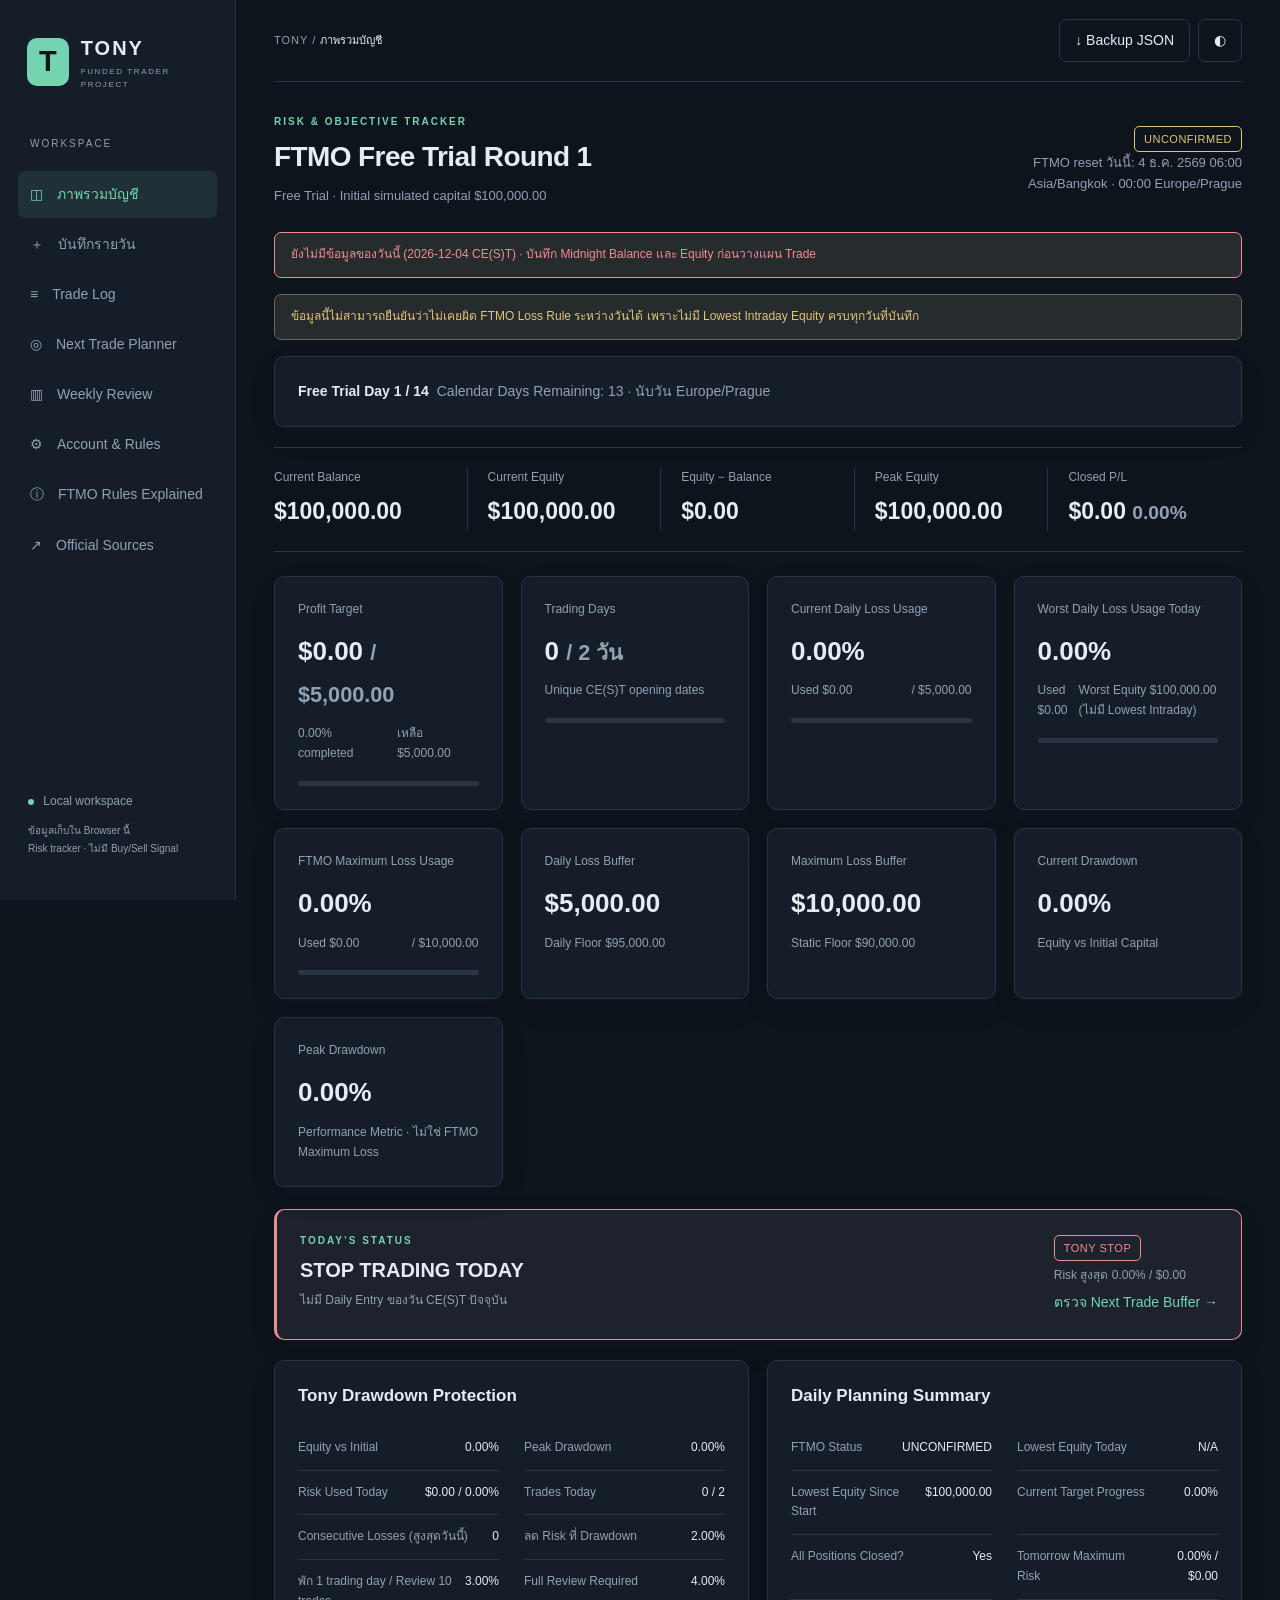
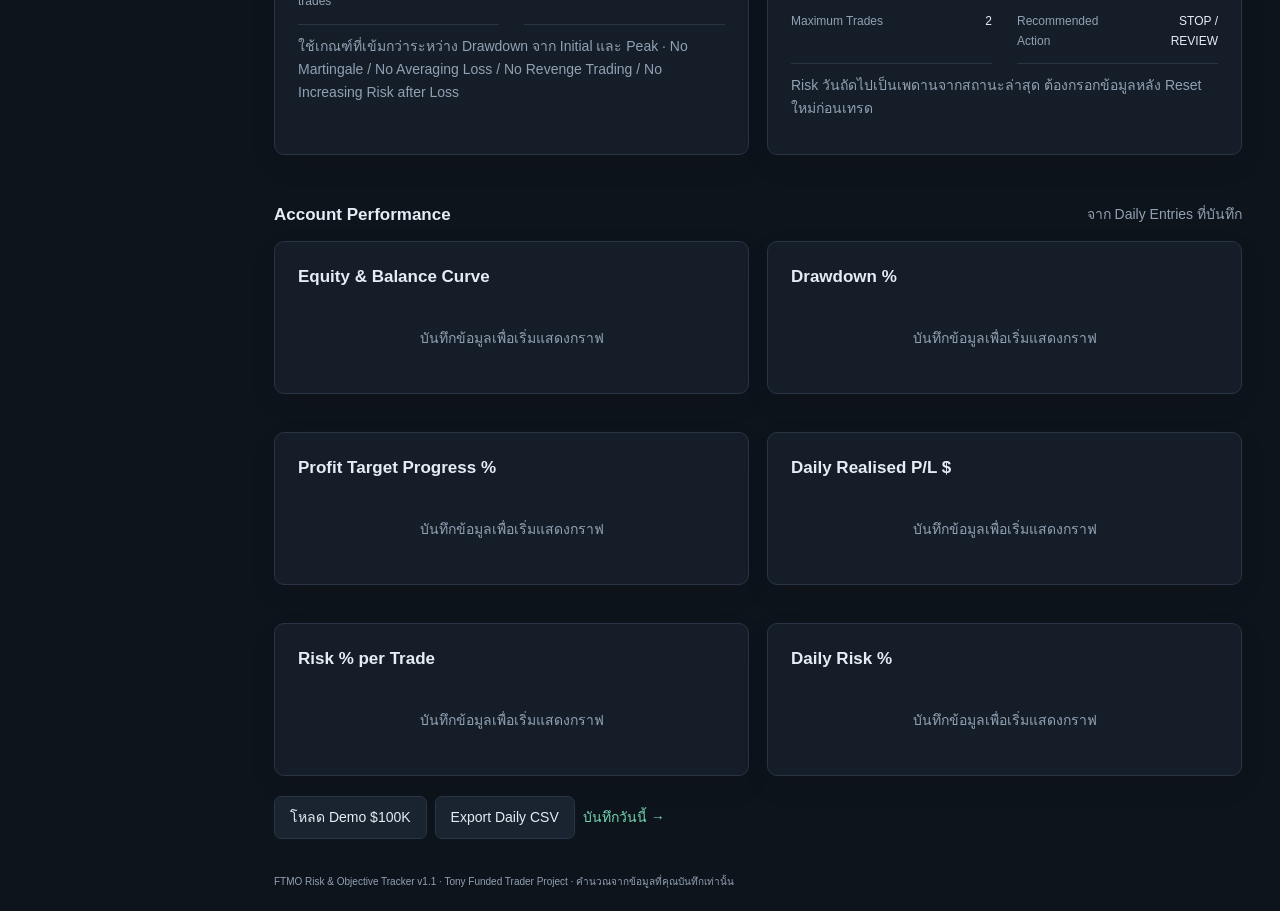
<file: FTMO-Tracker.html>
<!doctype html>
<html lang="th">
  <head>
    <meta charset="UTF-8" />
    <meta name="viewport" content="width=device-width,initial-scale=1" />
    <meta name="color-scheme" content="dark light" />
    <title>FTMO Risk & Objective Tracker v1.1 — Tony</title>
    <style>
:root {
  --bg: #0e141b;
  --panel: #151e28;
  --panel2: #192430;
  --line: #293544;
  --text: #e5ecf4;
  --muted: #91a1b4;
  --accent: #74d4b0;
  --green: #74d4b0;
  --yellow: #e4c578;
  --orange: #eca367;
  --red: #f28c93;
  --shadow: 0 10px 30px #0001;
  color-scheme: dark;
}
* {
  box-sizing: border-box;
}
body {
  margin: 0;
  background: var(--bg);
  color: var(--text);
  font:
    14px/1.65 "Segoe UI",
    Tahoma,
    sans-serif;
}
body.light {
  --bg: #f3f6f8;
  --panel: #fff;
  --panel2: #f6f8fa;
  --line: #dae3e9;
  --text: #1d2d3f;
  --muted: #617388;
  --accent: #18775a;
  --green: #18775a;
  --yellow: #89670c;
  --orange: #ac601d;
  --red: #b93348;
  color-scheme: light;
}
a {
  color: var(--accent);
  text-decoration: none;
}
button,
input,
select,
textarea {
  font: inherit;
}
button {
  cursor: pointer;
  border: 1px solid var(--line);
  border-radius: 7px;
  background: var(--panel2);
  color: var(--text);
  padding: 9px 15px;
}
button:hover {
  border-color: var(--accent);
}
button.primary {
  background: var(--accent);
  color: var(--bg);
  font-weight: 700;
  border-color: var(--accent);
}
button.danger {
  color: var(--red);
}
button.quiet {
  background: transparent;
}
button:disabled {
  opacity: 0.5;
  cursor: default;
}
button:focus-visible,
a:focus-visible,
input:focus-visible,
select:focus-visible,
textarea:focus-visible {
  outline: 2px solid var(--accent);
  outline-offset: 3px;
}
.shell {
  display: grid;
  grid-template-columns: 236px 1fr;
  min-height: 100vh;
}
aside {
  background: var(--panel);
  border-right: 1px solid var(--line);
  padding: 32px 18px;
  position: fixed;
  width: 236px;
  inset: 0 auto 0 0;
  display: flex;
  flex-direction: column;
}
.brand {
  display: flex;
  align-items: center;
  gap: 12px;
  color: var(--text);
  font-size: 20px;
  font-weight: 700;
  letter-spacing: 2px;
  padding: 0 9px;
}
.brand small {
  display: block;
  font-size: 8px;
  font-weight: 500;
  letter-spacing: 1.6px;
  color: var(--muted);
}
.brand-icon {
  background: var(--accent);
  color: var(--bg);
  border-radius: 10px;
  padding: 0 12px;
  font-size: 29px;
  letter-spacing: 0;
}
.nav-caption {
  font-size: 10px;
  letter-spacing: 2px;
  color: var(--muted);
  margin: 45px 12px 15px;
}
nav a {
  display: flex;
  gap: 14px;
  color: var(--muted);
  padding: 12px;
  border-radius: 7px;
  margin: 3px 0;
}
nav a.active {
  color: var(--accent);
  background: color-mix(in srgb, var(--accent) 10%, transparent);
}
.aside-bottom {
  margin-top: auto;
  padding: 20px 10px 0;
  color: var(--muted);
  font-size: 12px;
}
.aside-bottom small {
  display: block;
  margin: 10px 0;
  line-height: 1.8;
}
.local-dot {
  display: inline-block;
  width: 6px;
  height: 6px;
  background: var(--accent);
  border-radius: 50%;
  margin-right: 6px;
}
main {
  grid-column: 2;
  min-width: 0;
  padding: 0 38px;
}
header {
  height: 82px;
  border-bottom: 1px solid var(--line);
  display: flex;
  align-items: center;
  justify-content: space-between;
}
.breadcrumb {
  font-size: 11px;
  letter-spacing: 1px;
  color: var(--muted);
}
.breadcrumb span {
  color: var(--text);
  letter-spacing: 0;
}
.header-actions,
.actions {
  display: flex;
  align-items: center;
  gap: 8px;
  flex-wrap: wrap;
}
#app {
  max-width: 1440px;
  margin: 32px auto 0;
}
h1 {
  font-size: 28px;
  letter-spacing: -0.6px;
  line-height: 1.3;
  margin: 8px 0 10px;
}
h2 {
  font-size: 17px;
  line-height: 1.4;
  margin: 0 0 18px;
}
h3 {
  font-size: 14px;
  margin: 0 0 10px;
}
p {
  margin: 10px 0;
}
.eyebrow {
  font-size: 10px;
  letter-spacing: 2px;
  color: var(--accent);
  font-weight: 600;
}
.muted,
small {
  color: var(--muted);
}
.page-head {
  display: flex;
  justify-content: space-between;
  align-items: center;
  gap: 16px;
  margin-bottom: 26px;
}
.page-head p {
  color: var(--muted);
  font-size: 13px;
  margin: 0;
}
.badge {
  font-size: 11px;
  letter-spacing: 0.5px;
  border: 1px solid currentColor;
  border-radius: 5px;
  padding: 3px 9px;
  display: inline-block;
  color: var(--green);
}
.badge.WARNING,
.badge.UNCONFIRMED {
  color: var(--yellow);
}
.badge.ORANGE {
  color: var(--orange);
}
.badge.STOP,
.badge.RULE {
  color: var(--red);
}
.panel,
.card {
  background: var(--panel);
  border: 1px solid var(--line);
  border-radius: 10px;
  padding: 23px;
  box-shadow: var(--shadow);
}
.panel {
  margin-bottom: 20px;
}
.grid {
  display: grid;
  gap: 18px;
}
.grid.two {
  grid-template-columns: repeat(2, minmax(0, 1fr));
}
.grid.three {
  grid-template-columns: repeat(3, minmax(0, 1fr));
}
.grid.four {
  grid-template-columns: repeat(4, minmax(0, 1fr));
}
.metrics {
  display: grid;
  grid-template-columns: repeat(5, 1fr);
  padding: 20px 0;
  margin-bottom: 24px;
  border-top: 1px solid var(--line);
  border-bottom: 1px solid var(--line);
}
.metrics > div {
  padding: 0 20px;
  border-right: 1px solid var(--line);
}
.metrics > div:first-child {
  padding-left: 0;
}
.metrics > div:last-child {
  border: 0;
}
.metric-label,
.card-label {
  color: var(--muted);
  font-size: 12px;
}
.metric-value {
  font-size: 23px;
  font-weight: 600;
  margin-top: 5px;
  font-variant-numeric: tabular-nums;
}
.card-value {
  font-size: 26px;
  font-weight: 600;
  margin: 10px 0 3px;
  font-variant-numeric: tabular-nums;
}
.card-detail {
  font-size: 12px;
  color: var(--muted);
  margin-top: 9px;
  display: flex;
  justify-content: space-between;
  gap: 8px;
}
.positive {
  color: var(--green);
}
.negative {
  color: var(--red);
}
.progress {
  height: 5px;
  background: var(--line);
  border-radius: 8px;
  overflow: hidden;
  margin-top: 17px;
}
.progress i {
  display: block;
  height: 100%;
  background: var(--accent);
}
.progress.warn i {
  background: var(--yellow);
}
.progress.bad i {
  background: var(--red);
}
.decision {
  display: flex;
  justify-content: space-between;
  gap: 20px;
  align-items: center;
  border-left: 3px solid var(--green);
  margin-top: 22px;
  background: color-mix(in srgb, var(--green) 4%, var(--panel));
}
.decision.STOP {
  border-color: var(--red);
  background: color-mix(in srgb, var(--red) 4%, var(--panel));
}
.decision.WARNING {
  border-color: var(--yellow);
}
.decision.ORANGE {
  border-color: var(--orange);
}
.decision h2 {
  font-size: 20px;
  margin: 7px 0;
}
.decision p {
  font-size: 12px;
  color: var(--muted);
  margin: 5px 0;
}
.notice {
  padding: 12px 16px;
  background: color-mix(in srgb, var(--yellow) 8%, var(--panel));
  border: 1px solid color-mix(in srgb, var(--yellow) 35%, var(--line));
  border-radius: 7px;
  color: var(--yellow);
  margin-bottom: 16px;
  font-size: 12px;
}
.notice.bad {
  color: var(--red);
  border-color: var(--red);
}
.section-head {
  display: flex;
  justify-content: space-between;
  align-items: center;
  margin: 28px 0 15px;
}
.section-head h2 {
  margin: 0;
}
.reset-time {
  font-size: 12px;
  color: var(--muted);
  text-align: right;
}
.charts svg {
  width: 100%;
  height: 200px;
  overflow: visible;
}
.chart-title {
  display: flex;
  justify-content: space-between;
  gap: 10px;
}
.legend {
  font-size: 11px;
  display: flex;
  gap: 12px;
  flex-wrap: wrap;
  color: var(--muted);
}
.dot {
  width: 7px;
  height: 7px;
  display: inline-block;
  border-radius: 50%;
  margin-right: 4px;
}
.empty {
  padding: 20px;
  color: var(--muted);
  text-align: center;
}
.form-grid {
  display: grid;
  grid-template-columns: repeat(3, minmax(0, 1fr));
  gap: 18px;
}
.field {
  display: flex;
  flex-direction: column;
  gap: 7px;
}
.field > span {
  font-size: 12px;
  color: var(--muted);
}
input,
select,
textarea {
  width: 100%;
  border: 1px solid var(--line);
  border-radius: 6px;
  padding: 10px 12px;
  background: var(--bg);
  color: var(--text);
  min-width: 0;
}
input[readonly] {
  color: var(--muted);
}
textarea {
  resize: vertical;
  min-height: 78px;
}
.field small {
  font-size: 11px;
}
.wide {
  grid-column: 1/-1;
}
.check {
  display: flex;
  align-items: center;
  gap: 9px;
  color: var(--muted);
  font-size: 12px;
}
.check input {
  width: 17px;
  height: 17px;
  accent-color: var(--accent);
}
form .actions {
  margin-top: 22px;
}
.table-wrap {
  overflow: auto;
}
table {
  width: 100%;
  border-collapse: collapse;
  white-space: nowrap;
}
th {
  text-align: left;
  font-size: 11px;
  color: var(--muted);
  font-weight: 500;
  background: var(--panel2);
}
td,
th {
  padding: 12px 13px;
  border-bottom: 1px solid var(--line);
  font-size: 12px;
}
td button {
  padding: 4px 8px;
  font-size: 11px;
}
.summary-list {
  display: grid;
  grid-template-columns: 1fr 1fr;
  gap: 0 25px;
}
.summary-list > div {
  display: flex;
  justify-content: space-between;
  gap: 12px;
  padding: 12px 0;
  border-bottom: 1px solid var(--line);
  font-size: 12px;
}
.summary-list span {
  color: var(--muted);
}
.summary-list b {
  font-weight: 500;
  text-align: right;
}
.formula {
  background: var(--bg);
  padding: 12px 15px;
  border-radius: 5px;
  font-family: Consolas, monospace;
  font-size: 12px;
  overflow: auto;
}
.help p {
  color: var(--muted);
}
.help h2 {
  margin-top: 25px;
}
.source {
  display: block;
  padding: 15px 0;
  border-bottom: 1px solid var(--line);
}
footer {
  color: var(--muted);
  font-size: 10px;
  margin: 35px 0 20px;
}
#toast {
  position: fixed;
  right: 25px;
  bottom: 25px;
  max-width: 450px;
  z-index: 10;
  background: var(--panel2);
  border: 1px solid var(--accent);
  border-radius: 8px;
  padding: 12px 20px;
  display: none;
}
#toast.error {
  border-color: var(--red);
  color: var(--red);
}
#storage-warning {
  margin-top: 15px;
}
details summary {
  cursor: pointer;
  color: var(--accent);
  margin-bottom: 12px;
}
.inline-form {
  display: flex;
  gap: 12px;
  align-items: end;
  flex-wrap: wrap;
}
.inline-form .field {
  flex: 1;
  min-width: 180px;
}
@media (min-width: 1700px) {
  main {
    padding: 0 65px;
  }
}
@media (max-width: 1200px) {
  main {
    padding: 0 24px;
  }
  .grid.four {
    grid-template-columns: repeat(2, minmax(0, 1fr));
  }
  .metrics {
    grid-template-columns: repeat(3, 1fr);
    gap: 18px;
  }
  .metrics > div {
    border: 0;
    padding: 0;
  }
  .form-grid {
    grid-template-columns: repeat(2, minmax(0, 1fr));
  }
}
@media (max-width: 900px) {
  .shell {
    grid-template-columns: 180px 1fr;
  }
  aside {
    width: 180px;
    padding: 24px 10px;
  }
  .brand {
    font-size: 16px;
    gap: 7px;
  }
  .brand small {
    font-size: 6px;
  }
  .brand-icon {
    font-size: 24px;
    padding: 0 9px;
  }
  nav a {
    gap: 8px;
    font-size: 12px;
  }
  .grid.two,
  .grid.three {
    grid-template-columns: 1fr;
  }
  .page-head {
    align-items: start;
    flex-direction: column;
  }
  .reset-time {
    text-align: left;
  }
  .metrics {
    grid-template-columns: repeat(2, 1fr);
  }
  .summary-list {
    grid-template-columns: 1fr;
  }
  .decision {
    align-items: start;
    flex-direction: column;
  }
}
@media (max-width: 600px) {
  .shell {
    display: block;
  }
  aside {
    position: static;
    width: auto;
    padding: 15px;
    border-right: 0;
    border-bottom: 1px solid var(--line);
  }
  .brand {
    margin-bottom: 15px;
  }
  nav {
    display: flex;
    overflow: auto;
  }
  nav a {
    flex: none;
    padding: 7px 10px;
  }
  .nav-caption,
  .aside-bottom {
    display: none;
  }
  main {
    padding: 0 16px;
  }
  header {
    height: 65px;
  }
  .breadcrumb {
    font-size: 9px;
  }
  .header-actions button {
    padding: 7px 9px;
    font-size: 11px;
  }
  h1 {
    font-size: 24px;
  }
  .grid.four,
  .form-grid {
    grid-template-columns: 1fr;
  }
  .panel,
  .card {
    padding: 18px;
  }
  .metrics .metric-value {
    font-size: 20px;
  }
  .card-value {
    font-size: 25px;
  }
}

</style>
  </head>
  <body>
    <div class="shell">
      <aside>
        <a class="brand" href="#dashboard"
          ><span class="brand-icon">T</span
          ><span>TONY <small>FUNDED TRADER PROJECT</small></span></a
        >
        <div class="nav-caption">WORKSPACE</div>
        <nav aria-label="เมนูหลัก">
          <a href="#dashboard">◫ <span>ภาพรวมบัญชี</span></a
          ><a href="#daily">＋ <span>บันทึกรายวัน</span></a
          ><a href="#trades">≡ <span>Trade Log</span></a
          ><a href="#planner">◎ <span>Next Trade Planner</span></a
          ><a href="#weekly">▥ <span>Weekly Review</span></a
          ><a href="#settings">⚙ <span>Account & Rules</span></a
          ><a href="#explained">ⓘ <span>FTMO Rules Explained</span></a
          ><a href="#sources">↗ <span>Official Sources</span></a>
        </nav>
        <div class="aside-bottom">
          <span class="local-dot"></span> Local workspace<small
            >ข้อมูลเก็บใน Browser นี้<br />Risk tracker · ไม่มี Buy/Sell
            Signal</small
          >
        </div>
      </aside>
      <main>
        <header>
          <div class="breadcrumb">
            TONY / <span id="page-label">ภาพรวมบัญชี</span>
          </div>
          <div class="header-actions">
            <button id="backup" class="quiet">↓ Backup JSON</button
            ><button
              id="theme"
              class="quiet"
              aria-label="เปลี่ยน Dark / Light mode"
            >
              ◐
            </button>
          </div>
        </header>
        <div id="toast" role="status" aria-live="polite"></div>
        <div id="storage-warning"></div>
        <div id="loading-warning" class="notice">
          กำลังเปิดโปรแกรม… หากข้อความนี้ไม่หาย ให้แตก ZIP ด้วย Extract All ก่อน
          แล้วตรวจว่า index.html, styles.css, calculations.js, storage.js และ
          app.js อยู่ในโฟลเดอร์เดียวกัน หรือเปิด FTMO-Tracker.html
          รุ่นไฟล์เดียวแทน
        </div>
        <noscript
          ><div class="notice bad">
            โปรแกรมนี้ต้องเปิดใช้งาน JavaScript ใน Browser
          </div></noscript
        >
        <div id="app"></div>
        <footer>
          FTMO Risk & Objective Tracker v1.1 · Tony Funded Trader Project ·
          คำนวณจากข้อมูลที่คุณบันทึกเท่านั้น
        </footer>
      </main>
    </div>
    <script>
/* Shared pure rule engine: works in a browser opened via file:// and in Node tests. */
(function (root) {
  "use strict";
  const APP_VERSION = "1.1";
  const PHASES = ["Free Trial", "Challenge", "Verification", "FTMO Account"];
  const defaults = () => ({
    account: {
      name: "FTMO Free Trial Round 1",
      type: "FTMO 2-Step",
      initial: 100000,
      phase: "Free Trial",
      startDate: dateInZone(new Date(), "Europe/Prague"),
      timezone: "Asia/Bangkok",
    },
    rules: {
      verified: "2026-10-09",
      phases: {
        "Free Trial": { target: 5, days: 2, daily: 5, max: 10 },
        Challenge: { target: 10, days: 4, daily: 5, max: 10 },
        Verification: { target: 5, days: 4, daily: 5, max: 10 },
        "FTMO Account": { target: null, days: null, daily: 5, max: 10 },
      },
      tony: {
        riskA: 0.25,
        riskPlus: 0.5,
        allowPlus: false,
        maxRisk: 0.25,
        trades: 2,
        losses: 2,
        dailyStop: 1,
        reduce: 2,
        pause: 3,
        review: 4,
        reducedRisk: 0.25,
      },
    },
    daily: [],
    trades: [],
    audit: [],
    observed: {
      peak: null,
      low: null,
      pauseDate: null,
      fullReview: false,
      stops: [],
    },
    theme: "dark",
    version: 1,
  });
  function dateInZone(value, zone = "Europe/Prague") {
    const p = new Intl.DateTimeFormat("en-CA", {
      timeZone: zone,
      year: "numeric",
      month: "2-digit",
      day: "2-digit",
    }).formatToParts(new Date(value));
    const get = (t) => p.find((x) => x.type === t).value;
    return `${get("year")}-${get("month")}-${get("day")}`;
  }
  function zonedInstant(local, zone) {
    const m = /^(\d{4})-(\d{2})-(\d{2})T(\d{2}):(\d{2})(?::(\d{2}))?$/.exec(
      local,
    );
    if (!m) throw Error("วันเวลาไม่ถูกต้อง");
    const nums = m.slice(1).map(Number);
    const target = Date.UTC(
      nums[0],
      nums[1] - 1,
      nums[2],
      nums[3],
      nums[4],
      nums[5] || 0,
    );
    let guess = target;
    const fmt = new Intl.DateTimeFormat("en-GB", {
      timeZone: zone,
      year: "numeric",
      month: "2-digit",
      day: "2-digit",
      hour: "2-digit",
      minute: "2-digit",
      second: "2-digit",
      hourCycle: "h23",
    });
    for (let i = 0; i < 5; i++) {
      const p = fmt.formatToParts(new Date(guess)),
        g = (t) => Number(p.find((x) => x.type === t).value);
      const represented = Date.UTC(
        g("year"),
        g("month") - 1,
        g("day"),
        g("hour"),
        g("minute"),
        g("second"),
      );
      const delta = target - represented;
      if (!delta) return new Date(guess).toISOString();
      guess += delta;
    }
    throw Error("เวลานี้ไม่มีอยู่จริงใน Timezone ที่เลือก (DST)");
  }
  function resetInstant(date) {
    return zonedInstant(date + "T00:00", "Europe/Prague");
  }
  const calculateEquity = (balance, floating = 0, swap = 0, commission = 0) =>
    balance + floating + swap - commission;
  const calculateDailyLossLimit = (initial, percent = 5) =>
    (initial * percent) / 100;
  const dailyFloor = (midnight, initial, percent = 5) =>
    midnight - calculateDailyLossLimit(initial, percent);
  const calculateDailyLossUsed = (midnight, equity, allowance) =>
    (Math.max(0, midnight - equity) / allowance) * 100;
  const calculateDailyBuffer = (equity, floor) => equity - floor;
  const calculateMaximumLossLimit = (initial, percent = 10) =>
    initial * (1 - percent / 100);
  const calculateMaximumLossUsed = (initial, equity, percent = 10) =>
    (Math.max(0, initial - equity) / ((initial * percent) / 100)) * 100;
  const calculateMaximumLossBuffer = (equity, floor) => equity - floor;
  const calculatePeakDrawdown = (peak, equity) =>
    Math.max(0, ((peak - equity) / peak) * 100);
  function calculateProfitProgress(
    balance,
    initial,
    target,
    closed,
    days,
    minDays,
  ) {
    const profit = balance - initial;
    return {
      profit,
      profitPercent: (profit / initial) * 100,
      targetAmount: target === null ? null : (initial * target) / 100,
      targetBalance: target === null ? null : initial * (1 + target / 100),
      progress:
        target === null ? null : (profit / ((initial * target) / 100)) * 100,
      remaining:
        target === null
          ? null
          : Math.max(0, initial * (1 + target / 100) - balance),
      reached: target !== null && profit >= (initial * target) / 100,
      pass:
        target !== null &&
        profit >= (initial * target) / 100 &&
        closed &&
        days >= (minDays || 0),
    };
  }
  function tradingDates(trades, daily, start = "0000-01-01") {
    return [
      ...new Set([
        ...trades
          .filter((t) => t.grade !== "No Trade")
          .map((t) => dateInZone(t.open)),
        ...daily.filter((d) => d.opened).map((d) => d.date),
      ]),
    ]
      .filter((d) => d >= start)
      .sort();
  }
  const calculateTradingDays = (trades, daily = [], start) =>
    tradingDates(trades, daily, start).length;
  function equityOf(d) {
    return d.mode === "calculate"
      ? calculateEquity(d.balance, d.floating, d.swap, d.commission)
      : d.equity;
  }
  function closedTrades(trades, date) {
    return trades
      .filter(
        (t) =>
          t.close && dateInZone(t.close) === date && t.grade !== "No Trade",
      )
      .sort(
        (a, b) =>
          a.close.localeCompare(b.close) ||
          a.open.localeCompare(b.open) ||
          a.id.localeCompare(b.id),
      );
  }
  function netTrade(t) {
    return t.pnl + t.swap - t.commission;
  }
  function calculateWorstDailyLossUsage(midnight, equity, lowest, allowance) {
    const worstEquityToday = Math.min(equity, lowest ?? equity);
    const worstDailyLossUsed = Math.max(0, midnight - worstEquityToday);
    return {
      worstEquityToday,
      worstDailyLossUsed,
      worstDailyUsed: (worstDailyLossUsed / allowance) * 100,
    };
  }
  function calculateFreeTrialCountdown(startDate, phase, now = new Date()) {
    if (phase !== "Free Trial") return null;
    const date =
      typeof now === "string" && /^\d{4}-\d{2}-\d{2}$/.test(now)
        ? now
        : dateInZone(now);
    // Subtract calendar-date ordinals, not elapsed hours: Prague has 23/25-hour DST days.
    const elapsed = Math.round(
      (Date.parse(date + "T00:00:00Z") - Date.parse(startDate + "T00:00:00Z")) /
        86400000,
    );
    const day = Math.max(0, elapsed + 1);
    return {
      day,
      totalDays: 14,
      remaining: Math.max(0, 14 - day),
      expired: elapsed >= 14,
      started: elapsed >= 0,
    };
  }
  function dayStats(state, d) {
    const opened = state.trades.filter(
      (t) => t.grade !== "No Trade" && dateInZone(t.open) === d.date,
    );
    const closed = closedTrades(state.trades, d.date);
    let streak = 0,
      maxStreak = 0;
    closed.forEach((t) => {
      streak = netTrade(t) < 0 ? streak + 1 : 0;
      maxStreak = Math.max(streak, maxStreak);
    });
    const count = Math.max(d.trades, opened.length);
    const risk = Math.max(
      d.risk,
      opened.reduce((s, t) => s + t.risk, 0),
    );
    const allowedRisk = (trade) =>
      (state.account.initial / 100) *
      Math.min(
        state.rules.tony.maxRisk,
        ["B", "No Trade"].includes(trade.grade)
          ? 0
          : trade.grade === "A+" && state.rules.tony.allowPlus
            ? state.rules.tony.riskPlus
            : state.rules.tony.riskA,
      );
    const breaches = opened.filter(
      (t) => t.violation || !t.followed || t.risk > allowedRisk(t),
    );
    // Lot size changes with SL distance. Compare risk ceilings, never lot size.
    const increased = opened.some((t) => {
      const preceding = closed.filter((p) => p.close <= t.open).at(-1);
      return (
        preceding &&
        netTrade(preceding) < 0 &&
        t.risk > Math.min(allowedRisk(t), allowedRisk(preceding))
      );
    });
    return {
      count,
      risk,
      riskPercent: (risk / state.account.initial) * 100,
      lossStreak: Math.max(
        maxStreak,
        d.consecutive || 0,
        d.losses >= state.rules.tony.losses && d.wins === 0 ? d.losses : 0,
      ),
      breaches,
      increased,
    };
  }
  function calculateInternalRiskStatus(s) {
    const { tony: t } = s.rules;
    const reasons = [];
    let level = "GREEN",
      decision = "SAFE TO WAIT FOR A+ / A SETUP";
    const stop = (r) => {
      reasons.push(r);
      level = "STOP";
      decision = "STOP TRADING TODAY";
    };
    if (s.initialDD >= t.review || s.peakDD >= t.review || s.fullReview) {
      stop("Drawdown ถึงเกณฑ์ Full Review");
      decision = "REVIEW REQUIRED";
    }
    if (s.initialDD >= t.pause || s.peakDD >= t.pause || s.cooldown) {
      stop("พักอย่างน้อย 1 trading day และทบทวน 10 trades ล่าสุด");
      decision = "REVIEW REQUIRED";
    }
    if (
      s.dailyLossPercent >= t.dailyStop ||
      s.worstDailyLossPercent >= t.dailyStop
    )
      stop("Daily Loss ถึง Tony Daily Stop");
    if (s.stats.count >= t.trades) stop("ครบจำนวน Trades สูงสุดต่อวัน");
    if (s.stats.lossStreak >= t.losses)
      stop("ถึงจำนวน Consecutive Losses ที่กำหนด");
    if (
      s.stats.breaches.length ||
      s.stats.increased ||
      s.d.internalViolation ||
      s.retainedStop
    )
      stop("ผิดแผน / Risk เกินกำหนด / เพิ่ม Risk หลังขาดทุน / กฎภายใน");
    if (s.violation) {
      stop("FTMO Loss Rule ถูกละเมิดแล้ว");
      decision = "FTMO RULE VIOLATED";
    }
    if (!s.fresh) {
      stop("ไม่มี Daily Entry ของวัน CE(S)T ปัจจุบัน");
    }
    const reduced = s.initialDD >= t.reduce || s.peakDD >= t.reduce;
    if (
      level === "GREEN" &&
      (reduced ||
        s.dailyLossPercent >= t.dailyStop * 0.5 ||
        s.dailyUsed >= 80 ||
        s.maxUsed >= 80)
    ) {
      level = s.dailyLossPercent >= t.dailyStop * 0.8 ? "ORANGE" : "WARNING";
      decision = reduced ? "REDUCE RISK" : "TRADE WITH 0.25% MAX RISK";
      reasons.push(
        reduced ? "Drawdown ถึงเกณฑ์ลด Risk" : "เข้าใกล้ Loss Limit",
      );
    }
    if (s.violation) decision = "FTMO RULE VIOLATED";
    else if (
      s.fullReview ||
      s.cooldown ||
      s.initialDD >= t.pause ||
      s.peakDD >= t.pause
    )
      decision = "REVIEW REQUIRED";
    const maxRisk = Math.min(t.maxRisk, reduced ? t.reducedRisk : Infinity);
    if (level !== "STOP" && maxRisk !== 0.25)
      decision = reduced ? "REDUCE RISK" : `TRADE WITH ${maxRisk}% MAX RISK`;
    return {
      level,
      decision,
      reasons,
      maxRisk: level === "STOP" ? 0 : maxRisk,
    };
  }
  function snapshot(state, asOf = dateInZone(new Date())) {
    const initial = state.account.initial,
      rule = state.rules.phases[state.account.phase];
    const rows = state.daily
      .filter((d) => d.date <= asOf)
      .sort((a, b) => a.date.localeCompare(b.date));
    const d = rows.at(-1) || {
      date: asOf,
      midnight: initial,
      starting: initial,
      balance: initial,
      equity: initial,
      mode: "manual",
      lowest: null,
      peak: null,
      floating: 0,
      commission: 0,
      swap: 0,
      trades: 0,
      wins: 0,
      losses: 0,
      risk: 0,
      consecutive: 0,
      opened: false,
      closed: true,
    };
    const equity = equityOf(d);
    const useObserved = asOf >= dateInZone(new Date());
    let peak = initial,
      low = initial,
      violation = false,
      dailyViolation = false,
      maxViolation = false,
      cooldown = !!(
        state.observed?.pauseDate && state.observed.pauseDate <= asOf
      ),
      fullReview = useObserved && !!state.observed?.fullReview,
      coverage = true;
    const events = [];
    rows.forEach((row) => {
      const e = equityOf(row),
        floor = dailyFloor(row.midnight, initial, rule.daily);
      peak = Math.max(peak, e, row.peak || 0);
      low = Math.min(low, e, row.lowest ?? e);
      const dayBad = Math.min(e, row.lowest ?? e) < floor || row.dailyViolation,
        maxBad =
          Math.min(e, row.lowest ?? e) <
            calculateMaximumLossLimit(initial, rule.max) || row.maxViolation;
      dailyViolation ||= !!dayBad;
      maxViolation ||= !!maxBad;
      if (dayBad || maxBad || row.manualViolation)
        events.push({
          date: row.date,
          daily: !!dayBad,
          max: !!maxBad,
          manual: !!row.manualViolation,
        });
      violation ||= !!(dayBad || maxBad || row.manualViolation);
      coverage &&= row.lowest !== null && row.lowest !== undefined;
      const dd = Math.max(
        calculatePeakDrawdown(initial, Math.min(e, row.lowest ?? e)),
        calculatePeakDrawdown(peak, Math.min(e, row.lowest ?? e)),
      );
      if (dd >= state.rules.tony.review) fullReview = true;
      if (dd >= state.rules.tony.pause) {
        cooldown = true;
      } else if (
        cooldown &&
        (!state.observed?.pauseDate || row.date > state.observed.pauseDate) &&
        !row.opened &&
        dayStats(state, row).count === 0 &&
        row.reviewed &&
        !["Sat", "Sun"].includes(
          new Intl.DateTimeFormat("en-US", {
            weekday: "short",
            timeZone: "Europe/Prague",
          }).format(new Date(resetInstant(row.date))),
        )
      ) {
        cooldown = false;
      }
    });
    if (useObserved) {
      peak = Math.max(peak, state.observed?.peak ?? initial);
      low = Math.min(low, state.observed?.low ?? initial);
    }
    (state.audit || [])
      .filter((e) => e.date <= asOf)
      .forEach((e) => {
        if (
          !events.some(
            (x) =>
              x.date === e.date &&
              x.daily === e.daily &&
              x.max === e.max &&
              x.manual === e.manual,
          )
        )
          events.push(e);
        dailyViolation ||= e.daily;
        maxViolation ||= e.max;
        violation ||= e.daily || e.max || e.manual;
      });
    const floor = dailyFloor(d.midnight, initial, rule.daily),
      maxFloor = calculateMaximumLossLimit(initial, rule.max);
    if (low < maxFloor && !maxViolation) {
      maxViolation = true;
      violation = true;
      events.push({ date: d.date, daily: false, max: true, manual: false });
    }
    const stats = dayStats(state, d);
    const tradingDays = calculateTradingDays(
      state.trades.filter((t) => dateInZone(t.open) <= asOf),
      rows,
      state.account.startDate,
    );
    const openTrades = state.trades.some(
      (t) =>
        t.grade !== "No Trade" &&
        dateInZone(t.open) <= asOf &&
        (!t.close || dateInZone(t.close) > asOf),
    );
    const closed = d.closed && !openTrades;
    const worstDaily = calculateWorstDailyLossUsage(
      d.midnight,
      equity,
      d.lowest,
      (initial * rule.daily) / 100,
    );
    const result = {
      ...worstDaily,
      trial: calculateFreeTrialCountdown(
        state.account.startDate,
        state.account.phase,
        asOf,
      ),
      d,
      initial,
      rule,
      rules: state.rules,
      equity,
      balance: d.balance,
      peak,
      low,
      coverage: coverage && rows.length > 0,
      fresh: rows.length > 0 && d.date === asOf,
      floor,
      maxFloor,
      dailyAmount: (initial * rule.daily) / 100,
      maxAmount: (initial * rule.max) / 100,
      dailyBuffer: equity - floor,
      maxBuffer: equity - maxFloor,
      dailyUsed: calculateDailyLossUsed(
        d.midnight,
        equity,
        (initial * rule.daily) / 100,
      ),
      maxUsed: calculateMaximumLossUsed(initial, equity, rule.max),
      initialDD: calculatePeakDrawdown(initial, equity),
      peakDD: calculatePeakDrawdown(peak, equity),
      dailyLossPercent: (Math.max(0, d.midnight - equity) / initial) * 100,
      worstDailyLossPercent:
        (Math.max(0, d.midnight - Math.min(equity, d.lowest ?? equity)) /
          initial) *
        100,
      violation,
      dailyViolation,
      maxViolation,
      events,
      cooldown,
      fullReview,
      stats,
      tradingDays,
      closed,
      retainedStop: !!state.observed?.stops?.includes(asOf),
    };
    result.profit = calculateProfitProgress(
      d.balance,
      initial,
      rule.target,
      closed,
      tradingDays,
      rule.days,
    );
    result.internal = calculateInternalRiskStatus(result);
    result.ftmoStatus = violation
      ? "RULE VIOLATION"
      : !result.fresh || !result.coverage
        ? "UNCONFIRMED"
        : result.profit.pass
          ? "PASS"
          : "SAFE";
    return result;
  }
  function calculateNextTradeProjection(
    s,
    {
      grade,
      riskPercent,
      distance,
      tickSize,
      tickValue,
      lotStep = 0.01,
      cost = 0,
      balance = s.balance,
      equity = s.equity,
    },
  ) {
    const t = s.rules.tony,
      limit = Math.min(
        s.internal.maxRisk,
        grade === "A+" && t.allowPlus ? t.riskPlus : t.riskA,
      );
    const amount = (s.initial * riskPercent) / 100;
    const priceRiskBudget = amount - cost;
    const validCost = Number.isFinite(cost) && cost >= 0 && cost < amount;
    const projected = Math.min(equity, s.equity) - amount;
    const rawLots =
      validCost && distance > 0 && tickSize > 0 && tickValue > 0
        ? priceRiskBudget / ((distance / tickSize) * tickValue)
        : null;
    const lots =
      rawLots === null || lotStep <= 0
        ? null
        : Math.floor((rawLots + 1e-12) / lotStep) * lotStep;
    const dailyBuffer = projected - s.floor,
      maxBuffer = projected - s.maxFloor,
      dailyPercent = (Math.max(0, s.d.midnight - projected) / s.initial) * 100,
      totalPercent = (Math.max(0, s.initial - projected) / s.initial) * 100,
      peakDD = calculatePeakDrawdown(s.peak, projected);
    const reasons = [];
    if (!validCost)
      reasons.push(
        "Estimated Cost ต้องไม่ติดลบ และต้องน้อยกว่า Total Risk Budget",
      );
    if (s.internal.level === "STOP") reasons.push(...s.internal.reasons);
    if (["B", "No Trade"].includes(grade))
      reasons.push("B / No Trade: Risk = 0");
    if (riskPercent <= 0 || riskPercent > limit)
      reasons.push(`Risk ต้องมากกว่า 0 และไม่เกิน ${limit}%`);
    if (dailyBuffer <= 0 || maxBuffer <= 0)
      reasons.push("Projected Equity ชน FTMO Floor");
    if (
      dailyPercent >= t.dailyStop ||
      totalPercent >= t.pause ||
      peakDD >= t.pause
    )
      reasons.push("FTMO ยังอนุญาต แต่ Tony Risk Rule = STOP");
    if (
      (totalPercent >= t.reduce || peakDD >= t.reduce) &&
      riskPercent > t.reducedRisk
    )
      reasons.push("Projected Drawdown ต้องลด Risk");
    if (lots === null || lots <= 0)
      reasons.push(
        "กรอก MT5 Contract Specification ให้ครบ / Lot เล็กกว่าขั้นต่ำ",
      );
    if (balance !== s.balance || equity !== s.equity)
      reasons.push(
        "ค่าจำลองต่างจากข้อมูลปัจจุบัน: ต้องบันทึก Daily Entry ก่อนยืนยัน",
      );
    return {
      amount,
      totalRiskBudget: amount,
      estimatedCost: cost,
      priceRiskBudget,
      rawLots,
      lots,
      projected,
      dailyBuffer,
      maxBuffer,
      dailyPercent,
      totalPercent,
      tonyRemaining: Math.max(
        0,
        (s.initial * t.dailyStop) / 100 - Math.max(0, s.d.midnight - s.equity),
      ),
      limit,
      allowed: reasons.length === 0,
      reasons,
    };
  }
  function weeklyReview(state, from, to) {
    const ds = state.daily
        .filter((d) => d.date >= from && d.date <= to)
        .sort((a, b) => a.date.localeCompare(b.date)),
      ts = state.trades.filter(
        (t) =>
          t.close &&
          dateInZone(t.close) >= from &&
          dateInZone(t.close) <= to &&
          t.grade !== "No Trade",
      ),
      opens = state.trades.filter(
        (t) =>
          dateInZone(t.open) >= from &&
          dateInZone(t.open) <= to &&
          t.grade !== "No Trade",
      );
    const wins = ts.filter((t) => netTrade(t) > 0).length,
      losses = ts.filter((t) => netTrade(t) < 0).length;
    const net = ts.reduce((s, t) => s + netTrade(t), 0),
      rs = ts.filter((t) => t.risk > 0).map((t) => netTrade(t) / t.risk);
    const setup = ["A+", "A", "B"].map((grade) => {
      const trades = ts.filter((t) => t.grade === grade);
      return {
        grade,
        count: trades.length,
        net: trades.reduce((s, t) => s + netTrade(t), 0),
      };
    });
    let maxDD = 0;
    ds.forEach((d) => {
      const s = snapshot(state, d.date);
      maxDD = Math.max(
        maxDD,
        calculatePeakDrawdown(s.peak, Math.min(s.equity, d.lowest ?? s.equity)),
      );
    });
    const last = snapshot(state, to);
    return {
      count: ts.length,
      opened: opens.length,
      wins,
      losses,
      winRate: ts.length ? (wins / ts.length) * 100 : 0,
      net,
      netPercent: (net / state.account.initial) * 100,
      netR: rs.reduce((a, b) => a + b, 0),
      avgR: rs.length ? rs.reduce((a, b) => a + b, 0) / rs.length : null,
      avgRisk: opens.length
        ? opens.reduce(
            (s, t) => s + (t.risk / state.account.initial) * 100,
            0,
          ) / opens.length
        : null,
      maxDD,
      lowest: ds.length
        ? Math.min(
            ...ds.map((d) => Math.min(equityOf(d), d.lowest ?? Infinity)),
          )
        : null,
      setup,
      best:
        setup.filter((s) => s.count).sort((a, b) => b.net - a.net)[0]?.grade ||
        "—",
      violations:
        last.events.filter((e) => e.date >= from).length +
        ts.filter((t) => t.violation).length,
      noTrade: ds.filter(
        (d) => !d.opened && !opens.some((t) => dateInZone(t.open) === d.date),
      ).length,
      days: calculateTradingDays(opens, ds, state.account.startDate),
      progress: last.profit.progress,
      manualNet: ds.reduce((s, d) => s + d.realised, 0),
    };
  }
  const api = {
    APP_VERSION,
    calculateWorstDailyLossUsage,
    calculateFreeTrialCountdown,
    PHASES,
    defaults,
    dateInZone,
    zonedInstant,
    resetInstant,
    calculateEquity,
    calculateDailyLossLimit,
    dailyFloor,
    calculateDailyLossUsed,
    calculateDailyBuffer,
    calculateMaximumLossLimit,
    calculateMaximumLossUsed,
    calculateMaximumLossBuffer,
    calculatePeakDrawdown,
    calculateProfitProgress,
    calculateTradingDays,
    tradingDates,
    equityOf,
    dayStats,
    netTrade,
    snapshot,
    calculateInternalRiskStatus,
    calculateNextTradeProjection,
    weeklyReview,
  };
  root.Calc = api;
  if (typeof module !== "undefined") module.exports = api;
})(typeof globalThis !== "undefined" ? globalThis : this);

</script>
    <script>
(function (root) {
  "use strict";
  const KEY = "tony-ftmo-tracker-v1";
  const finite = (x) =>
    typeof x === "number" && Number.isFinite(x) && Math.abs(x) < 1e12;
  const date = (x) =>
    typeof x === "string" &&
    /^\d{4}-\d{2}-\d{2}$/.test(x) &&
    !isNaN(Date.parse(x)) &&
    new Date(x).toISOString().slice(0, 10) === x;
  const text = (x, max = 10000) => typeof x === "string" && x.length <= max;
  function validate(s) {
    const fail = () => {
      throw Error(
        "รูปแบบ Backup ไม่ถูกต้อง หรือมีค่า Rules / ตัวเลข / วันที่ที่ไม่ปลอดภัย",
      );
    };
    if (
      !s ||
      s.version !== 1 ||
      !s.account ||
      !s.rules ||
      !Array.isArray(s.daily) ||
      !Array.isArray(s.trades) ||
      s.daily.length > 20000 ||
      s.trades.length > 100000
    )
      fail();
    const a = s.account,
      t = s.rules.tony;
    if (
      !text(a.name, 200) ||
      !a.name.trim() ||
      a.type !== "FTMO 2-Step" ||
      !Calc.PHASES.includes(a.phase) ||
      !finite(a.initial) ||
      a.initial <= 0 ||
      !date(a.startDate) ||
      !text(a.timezone, 100) ||
      !a.timezone
    )
      fail();
    try {
      new Intl.DateTimeFormat("en", { timeZone: a.timezone }).format();
    } catch {
      fail();
    }
    if (!date(s.rules.verified) || !t) fail();
    for (const phase of Calc.PHASES) {
      const r = s.rules.phases?.[phase];
      if (
        !r ||
        !["daily", "max"].every((k) => finite(r[k]) && r[k] > 0 && r[k] < 100)
      )
        fail();
      if (phase === "FTMO Account") {
        if (r.target !== null || r.days !== null) fail();
      } else if (
        !finite(r.target) ||
        r.target <= 0 ||
        !Number.isInteger(r.days) ||
        r.days < 0 ||
        r.days > 365
      )
        fail();
    }
    for (const k of [
      "riskA",
      "riskPlus",
      "maxRisk",
      "dailyStop",
      "reduce",
      "pause",
      "review",
      "reducedRisk",
    ])
      if (!finite(t[k]) || t[k] <= 0 || t[k] >= 100) fail();
    if (
      !(t.reduce < t.pause && t.pause < t.review) ||
      typeof t.allowPlus !== "boolean" ||
      !["trades", "losses"].every(
        (k) => Number.isInteger(t[k]) && t[k] > 0 && t[k] < 1000,
      )
    )
      fail();
    const ids = new Set(),
      dates = new Set();
    for (const d of s.daily) {
      if (
        !date(d.date) ||
        d.date < a.startDate ||
        dates.has(d.date) ||
        !["manual", "calculate"].includes(d.mode)
      )
        fail();
      dates.add(d.date);
      for (const k of [
        "midnight",
        "starting",
        "balance",
        "equity",
        "floating",
        "realised",
        "commission",
        "swap",
        "risk",
        "trades",
        "wins",
        "losses",
        "consecutive",
      ])
        if (!finite(d[k])) fail();
      for (const k of ["lowest", "peak"])
        if (d[k] !== null && !finite(d[k])) fail();
      if (
        (d.lowest !== null && d.lowest > Calc.equityOf(d)) ||
        (d.peak !== null && d.peak < Calc.equityOf(d))
      )
        fail();
      for (const k of [
        "commission",
        "risk",
        "trades",
        "wins",
        "losses",
        "consecutive",
      ])
        if (d[k] < 0) fail();
      for (const k of ["trades", "wins", "losses", "consecutive"])
        if (!Number.isInteger(d[k])) fail();
      if (d.wins + d.losses > d.trades || d.consecutive > d.losses) fail();
      for (const k of [
        "opened",
        "closed",
        "internalViolation",
        "manualViolation",
        "reviewed",
        "dailyViolation",
        "maxViolation",
      ])
        if (typeof d[k] !== "boolean") fail();
      for (const k of ["notes", "emotion", "violationNotes"])
        if (!text(d[k])) fail();
    }
    for (const tr of s.trades) {
      if (
        !text(tr.id, 100) ||
        !tr.id.trim() ||
        ids.has(tr.id) ||
        !text(tr.symbol, 100) ||
        !["A+", "A", "B", "No Trade"].includes(tr.grade) ||
        !["Buy", "Sell"].includes(tr.side)
      )
        fail();
      ids.add(tr.id);
      if (
        !text(tr.open, 30) ||
        !/^\d{4}-\d{2}-\d{2}T\d{2}:\d{2}:\d{2}\.\d{3}Z$/.test(tr.open) ||
        isNaN(Date.parse(tr.open)) ||
        new Date(tr.open).toISOString() !== tr.open ||
        Calc.dateInZone(tr.open) < a.startDate
      )
        fail();
      if (
        tr.close !== null &&
        (!text(tr.close, 30) ||
          !/^\d{4}-\d{2}-\d{2}T\d{2}:\d{2}:\d{2}\.\d{3}Z$/.test(tr.close) ||
          isNaN(Date.parse(tr.close)) ||
          new Date(tr.close).toISOString() !== tr.close ||
          tr.close < tr.open)
      )
        fail();
      for (const k of [
        "entry",
        "sl",
        "tp",
        "lot",
        "risk",
        "pnl",
        "commission",
        "swap",
      ])
        if (!finite(tr[k])) fail();
      if (tr.lot < 0 || tr.risk < 0 || tr.commission < 0) fail();
      if (
        typeof tr.followed !== "boolean" ||
        typeof tr.violation !== "boolean" ||
        !text(tr.notes)
      )
        fail();
    }
    if (s.audit === undefined) s.audit = [];
    if (!Array.isArray(s.audit) || s.audit.length > 40000) fail();
    for (const e of s.audit)
      if (
        !date(e.date) ||
        !["daily", "max", "manual"].every((k) => typeof e[k] === "boolean")
      )
        fail();
    if (s.observed === undefined)
      s.observed = {
        peak: null,
        low: null,
        pauseDate: null,
        fullReview: false,
        stops: [],
      };
    const o = s.observed;
    if (
      !o ||
      !["peak", "low"].every((k) => o[k] === null || finite(o[k])) ||
      (o.pauseDate !== null && !date(o.pauseDate)) ||
      typeof o.fullReview !== "boolean" ||
      !Array.isArray(o.stops) ||
      o.stops.length > 20000 ||
      !o.stops.every(date)
    )
      fail();
    if (!["dark", "light"].includes(s.theme)) fail();
    return s;
  }
  function load() {
    const raw = localStorage.getItem(KEY);
    return raw ? validate(JSON.parse(raw)) : Calc.defaults();
  }
  function save(s) {
    validate(s);
    localStorage.setItem(KEY, JSON.stringify(s));
  }
  function download(name, body, type) {
    const url = URL.createObjectURL(new Blob([body], { type }));
    const a = document.createElement("a");
    a.href = url;
    a.download = name;
    a.click();
    setTimeout(() => URL.revokeObjectURL(url), 1000);
  }
  function csv(rows) {
    return (
      "\uFEFF" +
      rows
        .map((row) =>
          row
            .map((v) => {
              let s = String(v ?? "");
              if (/^[=+@\-\t\r]/.test(s) && typeof v !== "number") s = "'" + s;
              return '"' + s.replaceAll('"', '""') + '"';
            })
            .join(","),
        )
        .join("\r\n")
    );
  }
  const api = { KEY, validate, load, save, download, csv };
  root.Store = api;
  if (typeof module !== "undefined") module.exports = api;
})(typeof globalThis !== "undefined" ? globalThis : this);

</script>
    <script>
"use strict";
const C = Calc,
  S = Store,
  $ = (s) => document.querySelector(s),
  app = $("#app");
let state,
  storageError = "",
  editingDay = null,
  editingTrade = null;
try {
  state = S.load();
} catch (e) {
  state = C.defaults();
  storageError =
    e.message +
    " — ข้อมูลเดิมไม่ได้ถูกเขียนทับ โปรด Export ข้อมูลเดิมก่อน Restore";
}
const esc = (v) =>
  String(v ?? "").replace(
    /[&<>"']/g,
    (c) =>
      ({ "&": "&amp;", "<": "&lt;", ">": "&gt;", '"': "&quot;", "'": "&#39;" })[
        c
      ],
  );
const money = (v) =>
  v === null
    ? "N/A"
    : new Intl.NumberFormat("en-US", {
        style: "currency",
        currency: "USD",
        maximumFractionDigits: 2,
      }).format(v);
const pct = (v) => (v === null ? "N/A" : Number(v).toFixed(2) + "%");
const num = (v) => (v === null ? "—" : Number(v).toFixed(2));
const today = () => C.dateInZone(new Date());
const fmtTime = (iso) =>
  new Intl.DateTimeFormat("th-TH", {
    timeZone: state.account.timezone,
    dateStyle: "medium",
    timeStyle: "short",
  }).format(new Date(iso));
const labels = {
  dashboard: "ภาพรวมบัญชี",
  daily: "บันทึกรายวัน",
  trades: "Trade Log",
  planner: "Next Trade Planner",
  weekly: "Weekly Review",
  settings: "Account & Rules",
  explained: "FTMO Rules Explained",
  sources: "Official Sources",
};
function toast(text, error = false) {
  const el = $("#toast");
  el.textContent = text;
  el.className = error ? "error" : "";
  el.style.display = "block";
  clearTimeout(toast.timer);
  toast.timer = setTimeout(() => (el.style.display = "none"), 6000);
}
function commit(next) {
  if (storageError)
    throw Error(
      "ข้อมูลเดิมอ่านไม่ได้ กรุณา Backup ข้อมูลเดิมและใช้ Import หรือ Reset ก่อนบันทึก",
    );
  S.save(next);
  state = next;
  document.body.classList.toggle("light", state.theme === "light");
}
function clone() {
  return structuredClone(state);
}
function field(
  label,
  name,
  value = "",
  type = "number",
  help = "",
  extra = "",
) {
  return `<label class="field"><span>${label}</span><input name="${name}" type="${type}" value="${esc(value ?? "")}" ${type === "number" && !extra.includes("step=") ? 'step="any"' : ""} ${extra}><small>${help}</small></label>`;
}
function select(label, name, value, options) {
  return `<label class="field"><span>${label}</span><select name="${name}">${options
    .map((o) => {
      const [v, l] = Array.isArray(o) ? o : [o, o];
      return `<option value="${esc(v)}" ${v === value ? "selected" : ""}>${esc(l)}</option>`;
    })
    .join("")}</select></label>`;
}
function check(label, name, value = false) {
  return `<label class="check"><input name="${name}" type="checkbox" ${value ? "checked" : ""}>${label}</label>`;
}
function area(label, name, value = "") {
  return `<label class="field wide"><span>${label}</span><textarea name="${name}" maxlength="10000">${esc(value)}</textarea></label>`;
}
function head(title, description, side = "") {
  return `<div class="page-head"><div><div class="eyebrow">RISK & OBJECTIVE TRACKER</div><h1>${title}</h1><p>${description}</p></div>${side}</div>`;
}
function progress(v, bad = false) {
  return `<div class="progress ${bad ? "bad" : v >= 80 ? "warn" : ""}"><i style="width:${Math.max(0, Math.min(100, v || 0))}%"></i></div>`;
}
function card(label, value, detail = "", valuePercent = null, bad = false) {
  return `<div class="card"><div class="card-label">${label}</div><div class="card-value ${bad ? "negative" : ""}">${value}</div>${detail ? `<div class="card-detail">${detail}</div>` : ""}${valuePercent !== null ? progress(valuePercent, bad) : ""}</div>`;
}
function summary(items) {
  return `<div class="summary-list">${items.map(([k, v]) => `<div><span>${k}</span><b>${v}</b></div>`).join("")}</div>`;
}
function warnings(s) {
  return (
    (!s.fresh
      ? `<div class="notice bad">ยังไม่มีข้อมูลของวันนี้ (${today()} CE(S)T) ${state.daily.length ? "กำลังแสดงข้อมูลล่าสุด " + s.d.date : ""} · บันทึก Midnight Balance และ Equity ก่อนวางแผน Trade</div>`
      : "") +
    (!s.coverage
      ? '<div class="notice">ข้อมูลนี้ไม่สามารถยืนยันว่าไม่เคยผิด FTMO Loss Rule ระหว่างวันได้ เพราะไม่มี Lowest Intraday Equity ครบทุกวันที่บันทึก</div>'
      : "") +
    (s.violation
      ? '<div class="notice bad">พบ FTMO Rule Violation ในประวัติ · Equity ฟื้นตัวหรือแก้ไขข้อมูลไม่ล้าง Violation ที่ตรวจพบแล้ว ตรวจรายละเอียดด้านล่าง</div>'
      : "")
  );
}
function dashboard() {
  const s = C.snapshot(state),
    p = s.profit,
    t = state.rules.tony;
  return (
    head(
      esc(state.account.name),
      `${esc(state.account.phase)} · Initial simulated capital ${money(s.initial)}`,
      `<div class="reset-time"><span class="badge ${s.ftmoStatus === "RULE VIOLATION" ? "RULE" : s.ftmoStatus}">${s.ftmoStatus}</span><p>FTMO reset วันนี้: ${fmtTime(C.resetInstant(today()))}<br>${esc(state.account.timezone)} · 00:00 Europe/Prague</p></div>`,
    ) +
    warnings(s) +
    (s.trial
      ? `<div class="panel"><div class="actions"><strong>Free Trial Day ${s.trial.day} / 14</strong><span class="muted">Calendar Days Remaining: ${s.trial.remaining} · นับวัน Europe/Prague</span></div>${s.trial.expired ? '<p class="negative">Free Trial ครบ 14 วันแล้ว — ไม่ใช่ FTMO Loss Rule Violation</p>' : !s.trial.started ? '<p class="muted">ยังไม่ถึง Account Start Date</p>' : ""}</div>`
      : "") +
    `<div class="metrics">${[
      ["Current Balance", money(s.balance)],
      ["Current Equity", money(s.equity)],
      ["Equity − Balance", money(s.equity - s.balance)],
      ["Peak Equity", money(s.peak)],
      [
        "Closed P/L",
        money(p.profit) + " <small>" + pct(p.profitPercent) + "</small>",
      ],
    ]
      .map(
        ([l, v]) =>
          `<div><div class="metric-label" title="${l === "Current Balance" ? "Closed trades net balance" : l === "Current Equity" ? "Balance + open-position net P/L (รวมต้นทุนที่ยังไม่อยู่ใน Balance)" : ""}">${l}</div><div class="metric-value">${v}</div></div>`,
      )
      .join("")}</div><div class="grid four">` +
    card(
      "Profit Target",
      p.targetAmount === null
        ? "N/A"
        : money(p.profit) + " <small>/ " + money(p.targetAmount) + "</small>",
      p.targetAmount === null
        ? "FTMO Account ไม่มี Target"
        : `<span>${pct(p.progress)} completed</span><span>เหลือ ${money(p.remaining)}</span>`,
      p.progress,
    ) +
    card(
      "Trading Days",
      s.rule.days === null
        ? "N/A"
        : `${s.tradingDays} <small>/ ${s.rule.days} วัน</small>`,
      `Unique CE(S)T opening dates`,
      s.rule.days ? (s.tradingDays / s.rule.days) * 100 : null,
    ) +
    card(
      "Current Daily Loss Usage",
      pct(s.dailyUsed),
      `<span>Used ${money(Math.max(0, s.d.midnight - s.equity))}</span><span>/ ${money(s.dailyAmount)}</span>`,
      s.dailyUsed,
      s.dailyViolation,
    ) +
    card(
      "Worst Daily Loss Usage Today",
      pct(s.worstDailyUsed),
      `<span>Used ${money(s.worstDailyLossUsed)}</span><span>Worst Equity ${money(s.worstEquityToday)}${s.d.lowest === null ? " (ไม่มี Lowest Intraday)" : ""}</span>`,
      s.worstDailyUsed,
      s.dailyViolation,
    ) +
    card(
      "FTMO Maximum Loss Usage",
      pct(s.maxUsed),
      `<span>Used ${money(Math.max(0, s.initial - s.equity))}</span><span>/ ${money(s.maxAmount)}</span>`,
      s.maxUsed,
      s.maxViolation,
    ) +
    card(
      "Daily Loss Buffer",
      money(s.dailyBuffer),
      `Daily Floor ${money(s.floor)}`,
      null,
      s.dailyBuffer <= 0,
    ) +
    card(
      "Maximum Loss Buffer",
      money(s.maxBuffer),
      `Static Floor ${money(s.maxFloor)}`,
      null,
      s.maxBuffer <= 0,
    ) +
    card("Current Drawdown", pct(s.initialDD), "Equity vs Initial Capital") +
    card(
      "Peak Drawdown",
      pct(s.peakDD),
      "Performance Metric · ไม่ใช่ FTMO Maximum Loss",
    ) +
    `</div><div class="panel decision ${s.internal.level}"><div><div class="eyebrow">TODAY’S STATUS</div><h2>${esc(s.internal.decision)}</h2><p>${s.internal.reasons.map(esc).join(" · ") || "ยึดแผนการเทรด รอ A / A+ Setup · ไม่ใช่คำแนะนำทิศทางตลาด"}</p></div><div><span class="badge ${s.internal.level}">TONY ${s.internal.level}</span><p>Risk สูงสุด ${pct(s.internal.maxRisk)} / ${money((s.initial * s.internal.maxRisk) / 100)}</p><a href="#planner">ตรวจ Next Trade Buffer →</a></div></div><div class="grid two"><div class="panel"><h2>Tony Drawdown Protection</h2>${summary(
      [
        ["Equity vs Initial", pct(((s.equity - s.initial) / s.initial) * 100)],
        ["Peak Drawdown", pct(s.peakDD)],
        [
          "Risk Used Today",
          money(s.stats.risk) + " / " + pct(s.stats.riskPercent),
        ],
        ["Trades Today", s.stats.count + " / " + t.trades],
        ["Consecutive Losses (สูงสุดวันนี้)", s.stats.lossStreak],
        ["ลด Risk ที่ Drawdown", pct(t.reduce)],
        ["พัก 1 trading day / Review 10 trades", pct(t.pause)],
        ["Full Review Required", pct(t.review)],
      ],
    )}<p class="muted">ใช้เกณฑ์ที่เข้มกว่าระหว่าง Drawdown จาก Initial และ Peak · No Martingale / No Averaging Loss / No Revenge Trading / No Increasing Risk after Loss</p></div><div class="panel"><h2>Daily Planning Summary</h2>${summary(
      [
        ["FTMO Status", s.ftmoStatus],
        ["Lowest Equity Today", money(s.d.lowest)],
        ["Lowest Equity Since Start", money(s.low)],
        ["Current Target Progress", pct(p.progress)],
        ["All Positions Closed?", s.closed ? "Yes" : "No"],
        [
          "Tomorrow Maximum Risk",
          pct(s.internal.maxRisk) +
            " / " +
            money((s.initial * s.internal.maxRisk) / 100),
        ],
        ["Maximum Trades", t.trades],
        [
          "Recommended Action",
          s.internal.level === "STOP"
            ? "STOP / REVIEW"
            : "WAIT FOR A OR A+ SETUP",
        ],
      ],
    )}<p class="muted">Risk วันถัดไปเป็นเพดานจากสถานะล่าสุด ต้องกรอกข้อมูลหลัง Reset ใหม่ก่อนเทรด</p>${p.reached && !s.closed ? '<div class="notice">Target reached numerically but cannot confirm PASS until all positions are closed</div>' : ""}${p.reached && s.tradingDays < (s.rule.days || 0) ? '<div class="notice">Target ถึงแล้ว แต่ Minimum Trading Days ยังไม่ครบ</div>' : ""}</div></div><div class="section-head"><h2>Account Performance</h2><span class="muted">จาก Daily Entries ที่บันทึก</span></div><div class="grid two charts">${charts()}</div>${
      s.events.length
        ? `<div class="panel"><h2>Violation History</h2>${table(
            ["CE(S)T Date", "FTMO Daily", "FTMO Maximum", "Manual"],
            s.events.map((e) => [
              e.date,
              e.daily ? "VIOLATED" : "—",
              e.max ? "VIOLATED" : "—",
              e.manual ? "Flagged" : "—",
            ]),
          )}</div>`
        : ""
    }<div class="actions"><button data-action="demo">โหลด Demo $100K</button><button data-action="csv-daily">Export Daily CSV</button><a href="#daily">บันทึกวันนี้ →</a></div>`
  );
}
function table(headers, rows) {
  return `<div class="table-wrap"><table><thead><tr>${headers.map((h) => `<th>${esc(h)}</th>`).join("")}</tr></thead><tbody>${rows.length ? rows.map((r) => `<tr>${r.map((c) => `<td>${c}</td>`).join("")}</tr>`).join("") : `<tr><td colspan="${headers.length}" class="empty">ยังไม่มีข้อมูล</td></tr>`}</tbody></table></div>`;
}
function chart(title, series, dates) {
  if (!dates.length)
    return `<div class="panel"><h2>${title}</h2><div class="empty">บันทึกข้อมูลเพื่อเริ่มแสดงกราฟ</div></div>`;
  const vals = series.flatMap((s) => s.values).filter(Number.isFinite);
  let lo = Math.min(...vals),
    hi = Math.max(...vals),
    pad = (hi - lo) * 0.12 || Math.max(1, Math.abs(hi) * 0.01);
  lo -= pad;
  hi += pad;
  const x = (i) => 52 + (i * 540) / Math.max(1, dates.length - 1),
    y = (v) => 175 - ((v - lo) / (hi - lo)) * 145;
  return `<div class="panel"><h2>${title}</h2><div class="legend">${series.map((s) => `<span><i class="dot" style="background:${s.color}"></i>${s.name}</span>`).join("")}</div><svg viewBox="0 0 620 205" role="img" aria-label="${title}">${[
    0, 0.5, 1,
  ]
    .map((v) => {
      let value = lo + (hi - lo) * v;
      return `<line x1="52" x2="592" y1="${y(value)}" y2="${y(value)}" stroke="var(--line)"/><text x="0" y="${y(value) + 4}" fill="var(--muted)" font-size="9">${Math.round(value).toLocaleString("en")}</text>`;
    })
    .join(
      "",
    )}${series.map((s) => `<polyline fill="none" stroke="${s.color}" stroke-width="2" ${s.dash ? 'stroke-dasharray="5 5"' : ""} points="${s.values.map((v, i) => `${x(i)},${y(v)}`).join(" ")}"/>${s.values.map((v, i) => `<circle cx="${x(i)}" cy="${y(v)}" r="3" fill="${s.color}"><title>${esc(dates[i])}: ${num(v)} · ${esc(s.name)}</title></circle>`).join("")}`).join("")}<text x="52" y="200" fill="var(--muted)" font-size="10">${esc(dates[0])}</text><text x="592" text-anchor="end" y="200" fill="var(--muted)" font-size="10">${esc(dates.at(-1))}</text></svg></div>`;
}
function charts() {
  const ds = [...state.daily].sort((a, b) => a.date.localeCompare(b.date)),
    dates = ds.map((d) => d.date),
    snaps = ds.map((d) => C.snapshot(state, d.date));
  return (
    chart(
      "Equity & Balance Curve",
      [
        { name: "Equity", color: "var(--accent)", values: ds.map(C.equityOf) },
        { name: "Balance", color: "#7faee8", values: ds.map((d) => d.balance) },
        {
          name: "Maximum Loss Floor",
          color: "var(--red)",
          dash: true,
          values: snaps.map((s) => s.maxFloor),
        },
        {
          name: "Daily Loss Floor",
          color: "var(--yellow)",
          dash: true,
          values: snaps.map((s) => s.floor),
        },
      ],
      dates,
    ) +
    chart(
      "Drawdown %",
      [
        {
          name: "Peak DD",
          color: "var(--orange)",
          values: snaps.map((s) => s.peakDD),
        },
        {
          name: "Initial DD",
          color: "var(--red)",
          values: snaps.map((s) => s.initialDD),
        },
      ],
      dates,
    ) +
    chart(
      "Profit Target Progress %",
      [
        {
          name: "Progress",
          color: "var(--accent)",
          values: snaps.map((s) => s.profit.progress ?? 0),
        },
      ],
      dates,
    ) +
    chart(
      "Daily Realised P/L $",
      [
        {
          name: "Net closed P/L ที่กรอก",
          color: "#7faee8",
          values: ds.map((d) => d.realised),
        },
      ],
      dates,
    ) +
    chart(
      "Risk % per Trade",
      [
        {
          name: "Risk / Initial",
          color: "var(--yellow)",
          values: state.trades.map(
            (t) => (t.risk / state.account.initial) * 100,
          ),
        },
      ],
      state.trades.map((t) => C.dateInZone(t.open)),
    ) +
    chart(
      "Daily Risk %",
      [
        {
          name: "Risk Used",
          color: "var(--accent)",
          values: snaps.map((s) => s.stats.riskPercent),
        },
      ],
      dates,
    )
  );
}
function blankDay() {
  const s = C.snapshot(state);
  return {
    date: today(),
    midnight: s.balance,
    starting: s.balance,
    balance: s.balance,
    equity: s.equity,
    lowest: null,
    peak: null,
    mode: "manual",
    floating: 0,
    realised: 0,
    commission: 0,
    swap: 0,
    trades: 0,
    wins: 0,
    losses: 0,
    consecutive: 0,
    risk: 0,
    opened: false,
    closed: true,
    notes: "",
    emotion: "",
    violationNotes: "",
    internalViolation: false,
    manualViolation: false,
    reviewed: false,
    dailyViolation: false,
    maxViolation: false,
  };
}
function daily() {
  const d =
    state.daily.find((x) => x.date === (editingDay || today())) || blankDay();
  return (
    head(
      "บันทึกรายวัน",
      "Date = วัน FTMO ตาม CE(S)T · 1 รายการต่อวัน · แก้ไขได้โดยคง Lowest และ Violation เดิม",
    ) +
    `<div class="notice">Midnight Balance ต้องมาจาก Balance จริง ณ 00:00 Europe/Prague ไม่ใช่ Equity · ค่าที่เติมให้อัตโนมัติเป็นค่าเสนอจากข้อมูลล่าสุด โปรดตรวจสอบก่อนบันทึก</div><form id="daily-form" class="panel"><h2>${editingDay ? "แก้ไข " + editingDay : "Daily Entry"}</h2><div class="form-grid">` +
    field(
      "FTMO Date (CE(S)T)",
      "date",
      d.date,
      "date",
      "",
      `required min="${state.account.startDate}" max="${today()}"`,
    ) +
    field(
      "Balance at 00:00 CE(S)T $",
      "midnight",
      d.midnight,
      "number",
      "ใช้ Balance ไม่ใช่ Equity",
      "required",
    ) +
    field(
      "Starting Balance $",
      "starting",
      d.starting,
      "number",
      "",
      "required",
    ) +
    field(
      "Current / Closing Balance $",
      "balance",
      d.balance,
      "number",
      "Net ของ Closed Trades รวมต้นทุนที่ลง Balance แล้ว",
      "required",
    ) +
    select("Equity Mode", "mode", d.mode, [
      ["manual", "Manual Equity — กรอกยอดจริง"],
      ["calculate", "Calculate Equity — คำนวณจาก Open Positions"],
    ]) +
    field(
      "Current Equity $",
      "equity",
      d.equity,
      "number",
      "Manual = Equity จริงจาก MT5",
      "required",
    ) +
    field(
      "Floating P/L $",
      "floating",
      d.floating,
      "number",
      "เฉพาะ Open Positions ก่อน Swap/Commission",
      "required",
    ) +
    field(
      "Commission $ (Open / ยังไม่อยู่ใน Balance)",
      "commission",
      d.commission,
      "number",
      "ถ้ารวมใน Balance หรือ Floating แล้ว ให้กรอก 0",
      'required min="0"',
    ) +
    field(
      "Swap $ (Open / ยังไม่อยู่ใน Balance)",
      "swap",
      d.swap,
      "number",
      "กำไรเป็นบวก / ต้นทุนเป็นลบ; ห้ามนับซ้ำ",
      "required",
    ) +
    field(
      "Lowest Equity Today $",
      "lowest",
      d.lowest,
      "number",
      "เว้นว่างได้ แต่ไม่สามารถยืนยัน Intraday Rule ได้",
    ) +
    field(
      "Highest Equity Today $",
      "peak",
      d.peak,
      "number",
      "ยอด Peak ที่สังเกตระหว่างวัน (ถ้าทราบ)",
    ) +
    field(
      "Realised Net P/L Today $",
      "realised",
      d.realised,
      "number",
      "รวมต้นทุน Closed Trades แล้ว · ไม่ใช้บวก Balance ซ้ำ",
      "required",
    ) +
    field(
      "Number of Trades Opened",
      "trades",
      d.trades,
      "number",
      "",
      'required min="0" step="1"',
    ) +
    field(
      "Winning Trades",
      "wins",
      d.wins,
      "number",
      "",
      'required min="0" step="1"',
    ) +
    field(
      "Losing Trades",
      "losses",
      d.losses,
      "number",
      "",
      'required min="0" step="1"',
    ) +
    field(
      "Consecutive Losses (สูงสุดวันนี้)",
      "consecutive",
      d.consecutive,
      "number",
      "ใช้เมื่อไม่มี Trade Log ละเอียด",
      'required min="0" step="1"',
    ) +
    field(
      "Risk $ Used Today",
      "risk",
      d.risk,
      "number",
      "Risk = ผลรวม Risk ที่เปิดวันนี้ ไม่ใช่ P/L",
      'required min="0"',
    ) +
    field(
      "Risk % Used Today",
      "riskPercent",
      (d.risk / state.account.initial) * 100,
      "number",
      "ผูกกับ Risk $ / Initial Capital",
      'min="0"',
    ) +
    `<div class="field wide"><span id="equity-preview"></span></div>` +
    check("Opened New Position Today?", "opened", d.opened) +
    check("All Positions Closed?", "closed", d.closed) +
    check(
      "Tony Rule Violation (Martingale / Averaging / Revenge / เพิ่ม Risk)",
      "internalViolation",
      d.internalViolation,
    ) +
    check("Manual FTMO Violation Flag", "manualViolation", d.manualViolation) +
    check(
      "Review 10 trades ล่าสุดแล้ว / วันพักที่ไม่มี Trade",
      "reviewed",
      d.reviewed,
    ) +
    area("Notes", "notes", d.notes) +
    area("Emotion / Psychology Notes", "emotion", d.emotion) +
    area(
      "Rule Violation Notes (Auto Detect + Manual)",
      "violationNotes",
      d.violationNotes,
    ) +
    `</div><div class="actions"><button class="primary">บันทึก Daily Entry</button><button type="button" data-action="cancel-day">ยกเลิกการแก้ไข</button></div></form><div class="panel"><div class="section-head"><h2>Daily History</h2><button data-action="csv-daily">Export CSV</button></div>${table(
      [
        "Date CE(S)T",
        "Balance",
        "Equity",
        "Lowest",
        "Realised P/L",
        "FTMO",
        "จัดการ",
      ],
      [...state.daily]
        .sort((a, b) => b.date.localeCompare(a.date))
        .map((d) => [
          d.date,
          money(d.balance),
          money(C.equityOf(d)),
          money(d.lowest),
          money(d.realised),
          C.snapshot(state, d.date).ftmoStatus,
          `<button data-edit-day="${d.date}">แก้ไข</button> <button class="danger" data-delete-day="${d.date}">ลบ</button>`,
        ]),
    )}</div>`
  );
}
function localInput(iso) {
  const p = new Intl.DateTimeFormat("en-GB", {
      timeZone: state.account.timezone,
      year: "numeric",
      month: "2-digit",
      day: "2-digit",
      hour: "2-digit",
      minute: "2-digit",
      hourCycle: "h23",
    }).formatToParts(new Date(iso)),
    g = (t) => p.find((x) => x.type === t).value;
  return `${g("year")}-${g("month")}-${g("day")}T${g("hour")}:${g("minute")}`;
}
function trades() {
  const t = state.trades.find((t) => t.id === editingTrade) || {
    id: "T-" + Date.now(),
    open: new Date().toISOString(),
    close: null,
    symbol: "",
    side: "Buy",
    grade: "A",
    entry: 0,
    sl: 0,
    tp: 0,
    lot: 0,
    risk: state.account.initial * 0.0025,
    pnl: 0,
    commission: 0,
    swap: 0,
    followed: true,
    violation: false,
    notes: "",
  };
  return (
    head(
      "Trade Log",
      "บันทึกข้อมูลที่เกิดขึ้นจริง · Buy / Sell เป็นข้อมูลบันทึก ไม่ใช่ Signal",
    ) +
    `<div class="notice">Open / Close Time กรอกตาม ${esc(state.account.timezone)} · ระบบแปลงเป็น CE(S)T เพื่อนับ Trading Days โดยอัตโนมัติ · Trade Log ไม่แก้ Balance/Equity ให้เอง ต้องยืนยัน Daily Entry</div><form id="trade-form" class="panel"><h2>${editingTrade ? "แก้ไข Trade" : "เพิ่ม Trade"}</h2><div class="form-grid">` +
    field("Trade ID", "id", t.id, "text", "", 'required maxlength="100"') +
    field(
      "Open Date / Time",
      "open",
      localInput(t.open),
      "datetime-local",
      "",
      "required",
    ) +
    field(
      "Close Date / Time",
      "close",
      t.close ? localInput(t.close) : "",
      "datetime-local",
      "เว้นว่าง = Position ยังเปิดอยู่",
    ) +
    field(
      "Symbol",
      "symbol",
      t.symbol,
      "text",
      "",
      'required maxlength="100"',
    ) +
    select("Side", "side", t.side, ["Buy", "Sell"]) +
    select("Setup Grade", "grade", t.grade, ["A+", "A", "B", "No Trade"]) +
    field("Entry", "entry", t.entry, "number", "", "required") +
    field("Stop Loss", "sl", t.sl, "number", "", "required") +
    field("Take Profit", "tp", t.tp, "number", "", "required") +
    field("Lot Size", "lot", t.lot, "number", "", 'required min="0"') +
    field("Risk $", "risk", t.risk, "number", "", 'required min="0"') +
    field(
      "Risk % / Initial",
      "riskPercent",
      (t.risk / state.account.initial) * 100,
      "number",
      "",
      'min="0"',
    ) +
    field(
      "Gross Profit / Loss $",
      "pnl",
      t.pnl,
      "number",
      "ก่อน Commission / Swap; ยังเปิดอยู่ไม่รวม Weekly closed P/L",
      "required",
    ) +
    field(
      "Commission $",
      "commission",
      t.commission,
      "number",
      "ต้นทุนเป็นค่าบวก",
      'required min="0"',
    ) +
    field("Swap $", "swap", t.swap, "number", "ต้นทุนเป็นลบ", "required") +
    field(
      "Result in R (Net)",
      "resultR",
      t.risk > 0 ? C.netTrade(t) / t.risk : "",
      "number",
      "คำนวณจาก (P/L + Swap − Commission) / Risk",
      "readonly",
    ) +
    check("Followed Plan?", "followed", t.followed) +
    check("Rule Violation?", "violation", t.violation) +
    area("Notes", "notes", t.notes) +
    `</div><div class="actions"><button class="primary">บันทึก Trade</button><button type="button" data-action="cancel-trade">ยกเลิกการแก้ไข</button></div></form><div class="panel"><div class="section-head"><h2>Trades</h2><button data-action="csv-trades">Export CSV</button></div>${table(
      [
        "ID",
        "FTMO Open Date",
        "Symbol / Side",
        "Setup",
        "Status",
        "Risk",
        "Net P/L",
        "R",
        "Plan",
        "จัดการ",
      ],
      [...state.trades]
        .sort((a, b) => b.open.localeCompare(a.open))
        .map((t) => [
          esc(t.id),
          C.dateInZone(t.open),
          esc(t.symbol) + " / " + t.side,
          t.grade,
          t.close ? "Closed" : "Open",
          money(t.risk),
          money(C.netTrade(t)),
          t.risk > 0 ? num(C.netTrade(t) / t.risk) : "N/A",
          t.followed && !t.violation ? "Yes" : "Violation",
          `<button data-edit-trade="${esc(t.id)}">แก้ไข</button> <button class="danger" data-delete-trade="${esc(t.id)}">ลบ</button>`,
        ]),
    )}</div>`
  );
}
function planner() {
  const s = C.snapshot(state);
  return (
    head(
      "Next Trade Risk Planner",
      "จำลองผลหาก Stop Loss ถูกชน · Rule / Buffer Calculator เท่านั้น",
    ) +
    warnings(s) +
    `<div class="notice">ตรวจสอบ Tick Value และ Contract Specification จาก MT5 ก่อนเปิด Order · ไม่ Assume Tick Value ของ XAUUSD · Lot Step ต้องตรงกับ Symbol / Broker</div><div class="grid two"><form id="planner-form" class="panel"><h2>Proposed Risk</h2><div class="form-grid">` +
    select("Setup Grade", "grade", "A", ["A+", "A", "B", "No Trade"]) +
    field("Current Balance $", "balance", s.balance, "number", "", "required") +
    field(
      "Current Equity $",
      "equity",
      s.equity,
      "number",
      "ค่าที่เปลี่ยนเป็น Simulation ต้องบันทึก Daily Entry ก่อนยืนยัน",
      "required",
    ) +
    field(
      "Stop Loss Distance (Price Units)",
      "distance",
      "",
      "number",
      "เช่น Price ต่างกัน 3.00 ไม่ใช่จำนวน Points",
      'required min="0.00000001"',
    ) +
    field(
      "Tick Size (MT5)",
      "tickSize",
      "",
      "number",
      "",
      'required min="0.00000001"',
    ) +
    field(
      "Tick Value $ / 1 lot (MT5)",
      "tickValue",
      "",
      "number",
      "ใช้ค่าใน USD / Account Currency",
      'required min="0.00000001"',
    ) +
    field(
      "Risk % / Initial Capital",
      "riskPercent",
      Math.min(state.rules.tony.riskA, state.rules.tony.maxRisk),
      "number",
      "",
      'required min="0"',
    ) +
    field(
      "Lot Step / Minimum Lot",
      "lotStep",
      0.01,
      "number",
      "ปัด Lot ลงเสมอ; ตรวจสอบ MT5",
      'required min="0.00000001"',
    ) +
    field(
      "Estimated Trading Cost $",
      "cost",
      0,
      "number",
      "รวม Commission / Swap / Slippage ภายใน Total Risk Budget",
      'required min="0"',
    ) +
    `</div></form><div id="projection" class="panel" aria-live="polite"></div></div><div class="panel"><h2>Position Size Formula</h2><div class="formula">Total Risk Budget = Initial Capital × Risk % / 100<br>Price Risk Budget = Total Risk Budget − Estimated Trading Cost<br>Lot Size = Price Risk Budget ÷ (Stop Loss Distance ÷ Tick Size × Tick Value)<br>Projected Equity = Current Equity − Total Risk Budget</div><p class="muted">เป็นการจำลอง ไม่รับประกันราคา Fill หรือ Slippage · การปัดลงลด Risk แต่ Buffer ใช้ Risk ที่เสนอเต็มจำนวนเพื่อความระมัดระวัง · หากชน Tony Stop แสดง DO NOT TRADE แม้ยังไม่ชน FTMO Floor</p></div>`
  );
}
function updateProjection() {
  const f = $("#planner-form");
  if (!f) return;
  const data = new FormData(f);
  const get = (k) => Number(data.get(k));
  const s = C.snapshot(state),
    p = C.calculateNextTradeProjection(s, {
      grade: data.get("grade"),
      riskPercent: get("riskPercent"),
      distance: get("distance"),
      tickSize: get("tickSize"),
      tickValue: get("tickValue"),
      lotStep: get("lotStep"),
      cost: get("cost"),
      balance: get("balance"),
      equity: get("equity"),
    });
  const invalid = [...f.querySelectorAll("input")].some(
    (i) => !i.validity.valid,
  );
  if (invalid) {
    p.allowed = false;
    p.reasons.push("กรอกค่าตัวเลขที่จำเป็นให้ครบและไม่ติดลบ");
  }
  $("#projection").innerHTML =
    `<div class="eyebrow">PROJECTED IF STOP LOSS HIT</div><h2 class="${p.allowed ? "positive" : "negative"}">${p.allowed ? "WITHIN RISK PLAN" : "DO NOT TRADE"}</h2><p class="${p.allowed ? "muted" : "negative"}">${p.reasons.map(esc).join(" · ") || "Buffer อยู่ในกฎที่ตั้งไว้ ตรวจสอบ Contract และแผนก่อนส่ง Order"}</p>${summary(
      [
        ["Total Risk Budget", money(p.totalRiskBudget)],
        ["Estimated Trading Cost (รวมใน Budget)", money(p.estimatedCost)],
        ["Price Risk Budget", money(p.priceRiskBudget)],
        [
          "Position Size (lot, ปัดลง)",
          p.lots === null ? "—" : p.lots.toFixed(6),
        ],
        ["Current Equity", money(s.equity)],
        ["Daily Loss Floor", money(s.floor)],
        ["Remaining Daily Buffer", money(s.dailyBuffer)],
        ["Maximum Loss Floor", money(s.maxFloor)],
        ["Remaining Maximum Buffer", money(s.maxBuffer)],
        ["Tony Daily Stop Remaining", money(p.tonyRemaining)],
        ["Projected Equity", money(p.projected)],
        ["Projected Daily Buffer", money(p.dailyBuffer)],
        ["Projected Maximum Buffer", money(p.maxBuffer)],
        ["Projected Daily Loss / Initial", pct(p.dailyPercent)],
        ["Projected Total Loss / Initial", pct(p.totalPercent)],
        ["Maximum Risk for Setup", pct(p.limit)],
      ],
    )}`;
}
function weekly() {
  const end = today(),
    start = new Date(end + "T12:00:00Z");
  start.setUTCDate(start.getUTCDate() - ((start.getUTCDay() + 6) % 7));
  return (
    head(
      "Weekly Review",
      "สรุปตามวัน CE(S)T · Closed-trade results แยกจาก Daily Entries เพื่อไม่ Double Count",
    ) +
    `<form id="week-form" class="panel inline-form">${field("จากวันที่", "from", start.toISOString().slice(0, 10), "date", "", "required")}${field("ถึงวันที่", "to", end, "date", "", "required")}<button class="primary">แสดง Review</button></form><div id="week-result"></div>`
  );
}
function updateWeek() {
  const f = $("#week-form");
  if (!f) return;
  const from = f.elements.from.value,
    to = f.elements.to.value;
  if (from > to) {
    toast("วันที่เริ่มต้องไม่เกินวันที่สิ้นสุด", true);
    return;
  }
  const w = C.weeklyReview(state, from, to);
  $("#week-result").innerHTML =
    `<div class="grid four">${card("Total Closed Trades", w.count, "Opened " + w.opened)}${card("Win Rate", pct(w.winRate), `${w.wins} Wins · ${w.losses} Losses`)}${card("Net Closed P/L", money(w.net), pct(w.netPercent), null, w.net < 0)}${card("Net R", num(w.netR), "Average R " + num(w.avgR))}</div><div class="panel" style="margin-top:20px"><h2>Weekly Process & Risk</h2>${summary(
      [
        ["Average Risk % (Trades Opened)", pct(w.avgRisk)],
        ["Maximum Intraday Peak DD", pct(w.maxDD)],
        ["Lowest Equity (ที่บันทึก)", money(w.lowest)],
        ["Best Setup (Net $)", w.best],
        ["Recorded Violations (วัน FTMO + Trades)", w.violations],
        ["No-Trade Days (ที่บันทึก)", w.noTrade],
        ["Unique Trading Days", w.days],
        ["Profit Target Progress ณ วันสิ้นสุด", pct(w.progress)],
        ["Daily Realised P/L (กรอกแยก)", money(w.manualNet)],
      ],
    )}<p class="muted">${w.count ? "ผลสรุป Trade ใช้ Closed Trades ในช่วงที่เลือก" : "ยังไม่มี Closed Trade Log ในช่วงนี้: จำนวน Wins / Losses / R จาก Trade Log ยังไม่สามารถสรุปได้"} · Daily และ Trade Log ไม่ถูกรวมซ้ำ</p>${table(
      ["Setup", "Closed Trades", "Net P/L"],
      w.setup.map((s) => [s.grade, s.count, money(s.net)]),
    )}</div>`;
}
function settings() {
  const a = state.account,
    r = state.rules,
    t = r.tony;
  return (
    head(
      "Account & Rules",
      "ปรับกฎได้ตาม FTMO Official · เปลี่ยนทุน / Phase / Start Date ของบัญชีที่มีประวัติ ให้เริ่มรอบใหม่ก่อน",
    ) +
    `<div class="notice">ควรตรวจสอบกฎล่าสุดจาก FTMO Official Source ก่อนใช้กับบัญชีจริง · วันที่เริ่มต้น 09-Oct-2026 เป็นค่าที่ผู้ใช้กำหนด ไม่ใช่การรับรองว่าได้ตรวจแหล่งข้อมูลแล้ว</div><form id="settings-form"><div class="panel"><h2>Account Configuration</h2><div class="form-grid">` +
    field(
      "Account Name",
      "name",
      a.name,
      "text",
      "",
      'required maxlength="200"',
    ) +
    select("Account Type", "type", a.type, ["FTMO 2-Step"]) +
    field(
      "Initial Simulated Capital USD",
      "initial",
      a.initial,
      "number",
      "",
      'required min="1"',
    ) +
    select("Evaluation Phase", "phase", a.phase, C.PHASES) +
    field("Start Date", "startDate", a.startDate, "date", "", "required") +
    field(
      "Local Timezone (IANA)",
      "timezone",
      a.timezone,
      "text",
      "เช่น Asia/Bangkok · FTMO Reset ใช้ Europe/Prague เสมอ",
      "required",
    ) +
    field(
      "Rules Last Verified Date",
      "verified",
      r.verified,
      "date",
      "",
      "required",
    ) +
    `</div></div><div class="panel"><h2>FTMO 2-Step Rules</h2><div class="grid two">${C.PHASES.map((p, i) => `<div><h3>${p}</h3><div class="form-grid">${p === "FTMO Account" ? '<p class="muted wide">Profit Target / Minimum Days = N/A</p>' : field("Profit Target %", `p${i}target`, r.phases[p].target, "number", "", 'required min="0.01"') + field("Minimum Trading Days", `p${i}days`, r.phases[p].days, "number", "", 'required min="0" step="1"')}${field("Maximum Daily Loss %", `p${i}daily`, r.phases[p].daily, "number", "", 'required min="0.01" max="99.99"')}${field("Maximum Loss % (Static)", `p${i}max`, r.phases[p].max, "number", "", 'required min="0.01" max="99.99"')}</div></div>`).join("")}</div></div><div class="panel"><h2>Tony Internal Rules</h2><div class="form-grid">` +
    [
      ["riskA", "A Setup Risk %"],
      ["riskPlus", "A+ Setup Maximum %"],
      ["maxRisk", "Maximum Risk Per Trade %"],
      ["trades", "Maximum Trades Per Day"],
      ["losses", "Consecutive Losses → STOP"],
      ["dailyStop", "Daily Loss % → STOP"],
      ["reduce", "Drawdown % → Reduce Risk"],
      ["pause", "Drawdown % → Pause / Review 10 trades"],
      ["review", "Drawdown % → Full Review"],
      ["reducedRisk", "Reduced Maximum Risk %"],
    ]
      .map(([k, l]) =>
        field(
          l,
          k,
          t[k],
          "number",
          "",
          ["trades", "losses"].includes(k)
            ? 'required min="1" step="1"'
            : 'required min="0.01"',
        ),
      )
      .join("") +
    check(
      "Allow A+ 0.50% (ต้องปรับ Maximum Risk Per Trade ให้รองรับด้วย)",
      "allowPlus",
      t.allowPlus,
    ) +
    `</div><p class="muted">B / No Trade = Risk 0 เสมอ · เพดานจริงคือค่าที่ต่ำที่สุดระหว่าง Setup, Maximum Risk และ Drawdown Rule</p></div><div class="actions"><button class="primary">บันทึก Settings</button></div></form><div class="panel" style="margin-top:25px"><h2>Backup & Data Management</h2><p class="muted">Backup ครบ Account / Rules / Daily / Trades / Violation History · Import จะแทนที่ข้อมูลทั้งหมดหลังตรวจสอบ</p><div class="actions"><button data-action="backup">Backup / Export JSON</button><button data-action="csv-daily">Export Daily CSV</button><button data-action="csv-trades">Export Trades CSV</button><label class="field"><span>Import JSON</span><input id="import" type="file" accept=".json,application/json"></label><button class="danger" data-action="reset">Reset Account / เริ่มรอบใหม่</button></div></div>`
  );
}
function explained() {
  return (
    head(
      "FTMO Rules Explained",
      "สูตรทั้งหมดอยู่ใน calculations.js · ทุก Loss Rule ตรวจ Equity ไม่ใช่ Balance อย่างเดียว",
    ) +
    `<div class="panel help"><h2>Balance, Equity และ Floating Loss</h2><p>Balance คือยอดสุทธิจาก Closed Trades; Equity คือมูลค่าบัญชีรวม Open Positions ณ เวลานั้น Floating Loss คือขาดทุนที่ยังไม่ปิด จึงทำให้ Balance มีกำไรแต่ Equity ต่ำกว่า Loss Floor ได้</p><div class="formula">Equity = Balance + Floating P/L + Swap − Commission</div><p>Calculate Mode ใช้ Swap / Commission เฉพาะส่วนที่ยังไม่อยู่ใน Balance หรือ Floating P/L หาก MT5 รวมต้นทุนแล้วให้กรอก 0 หรือใช้ Manual Equity จากยอดจริง ห้ามนับซ้ำ</p><h2>Maximum Daily Loss</h2><div class="formula">Daily Allowance = Initial Capital × Daily Loss %<br>Daily Floor = Balance at 00:00 Europe/Prague − Daily Allowance<br>Daily Buffer = Current Equity − Daily Floor<br>Daily Usage % = MAX(0, Midnight Balance − Equity) / Daily Allowance × 100</div><p>ตรวจการละเมิดจาก Lowest Equity Today &lt; Daily Floor โดยตรง เท่ากับ Floor ยังไม่ถือว่าละเมิดในสูตรนี้ แต่ Planner จะให้หยุดเมื่อแตะ Floor เพราะไม่มี Buffer เหลือ ถ้า Equity ฟื้นกลับมา ประวัติ Violation ยังอยู่</p><h2>Maximum Loss: Static Limit</h2><div class="formula">Maximum Loss Amount = Initial Capital × Maximum Loss %<br>Maximum Loss Floor = Initial Capital − Maximum Loss Amount<br>Maximum Buffer = Equity − Maximum Loss Floor<br>Maximum Usage % = MAX(0, Initial − Equity) / Maximum Loss Amount × 100</div><p>ตรวจ Lowest Equity Since Account Start ด้วย ไม่ใช้ Closed Balance เพียงอย่างเดียว ความปลอดภัยยืนยันได้เฉพาะข้อมูลที่บันทึก แอปไม่มีการเชื่อมต่อ MT5 แบบ Real-Time</p><h2>Drawdown ไม่ใช่ FTMO Loss Usage</h2><div class="formula">Current Drawdown % = MAX(0, Initial − Equity) / Initial × 100<br>Peak Drawdown % = MAX(0, Peak Equity − Equity) / Peak Equity × 100</div><p>Peak Drawdown เป็น Performance Metric ของ Trader ไม่ใช่สูตรเดียวกับ FTMO Maximum Loss Rule ตัวอย่าง Peak 103,000 / Equity 101,000 → 1.94%</p><h2>Profit Target & Trading Days</h2><p>Profit = Balance − Initial เท่านั้น Target ต้องครบ Minimum Trading Days และปิด Positions ทั้งหมดก่อน PASS พร้อม Lowest Equity ครบและไม่มี Violation ที่บันทึกไว้ การถือ Position 3 วันนับวันเปิดเพียง 1 วัน ไม่ใช่จำนวน Trades</p><h2>Overnight Position & Daily Reset</h2><p>Daily Floor เปลี่ยนทุก 00:00 Europe/Prague ตาม Balance ตอนนั้น แต่ Floating Loss ยังอยู่ เช่น Midnight Balance 103,000 ทำให้ Floor 98,000 การถือ Position ข้ามคืนจึงต้องตรวจ Floor ใหม่ ห้าม Hardcode เวลาไทยเพราะ CET / CEST เปลี่ยน DST</p><p>เวลาซ้ำใน DST fall-back จะใช้ instant ที่ตัวแปลงเลือกโดยกำหนดแน่นอนในระบบ หากบันทึกใน Timezone ที่มี DST ควรตรวจเวลา UTC จาก Export JSON; ค่าเริ่มต้น Asia/Bangkok ไม่มี DST</p><h2>Tony Rule Engine</h2><p>Risk % ใช้ Initial Capital เป็นฐาน ลด Risk เมื่อ Initial / Peak Drawdown ถึงเกณฑ์ที่ตั้งไว้; STOP เมื่อจำนวน Trades, Consecutive Losses หรือ Daily Stop ถึงเกณฑ์ นับ Daily/Trade Log แบบใช้ค่าที่มากกว่า ไม่รวมซ้ำ</p><p>Drawdown ≥ Pause จะคงพักจนมี Daily Entry ของวันถัดมาที่เป็นวันทำการ ไม่มี Trade และติ๊ก Review 10 trades แล้ว Full Review ที่เกิดขึ้นจะคง STOP จน Reset รอบใหม่ สำหรับ Martingale / Averaging / Revenge ต้อง Flag เองเพราะโปรแกรมไม่มีข้อมูล Order แบบครบถ้วน</p><h2>ความครบถ้วนของข้อมูล</h2><p>หากไม่ทราบ Lowest Intraday Equity จะขึ้น UNCONFIRMED ไม่สามารถยืนยันว่าไม่เคยผิดกฎ แอปเก็บ Violation ที่ตรวจพบแล้วแม้ลบ/แก้ Daily Entry เพื่อไม่ให้ยอดฟื้นตัวล้างประวัติ Reset Account เท่านั้นที่เริ่มประวัติใหม่</p></div>`
  );
}
function sources() {
  return (
    head("Official Sources", "ใช้แหล่งข้อมูล FTMO Official เท่านั้น") +
    `<div class="notice">FTMO สามารถเปลี่ยนแปลงกฎได้ โปรแกรมนี้จึงออกแบบ Rules Configuration ให้แก้ไขได้ ควรตรวจสอบข้อมูลจาก FTMO Official ก่อนใช้กับ Challenge หรือ FTMO Account จริง</div><div class="panel"><p>Rules Last Verified Date ที่ตั้งไว้: <b>${esc(state.rules.verified)}</b> · เป็นค่าที่ผู้ใช้บันทึก</p>${[
      ["FTMO Trading Objectives", "https://ftmo.com/en/trading-objectives/"],
      [
        "FTMO Maximum Daily Loss",
        "https://ftmo.com/en/faq/maximum-daily-loss/",
      ],
      ["FTMO Maximum Loss", "https://ftmo.com/en/faq/maximum-loss/"],
      [
        "FTMO Free Trial FAQ",
        "https://ftmo.com/en/faq/what-is-the-free-trial/",
      ],
    ]
      .map(
        ([label, url]) =>
          `<a class="source" href="${url}" target="_blank" rel="noopener noreferrer">${label} ↗<small style="display:block">${url}</small></a>`,
      )
      .join(
        "",
      )}<p class="muted">ค่า Default ถูกใส่ตาม Specification ของโปรเจกต์นี้ กรุณาตรวจ Rule สำหรับผลิตภัณฑ์และ Phase ที่คุณใช้ ไม่ใช่ FTMO 1-Step</p></div>`
  );
}
function render() {
  const loading = $("#loading-warning");
  if (loading) loading.hidden = true;
  const page = location.hash.slice(1) || "dashboard",
    key = labels[page] ? page : "dashboard";
  app.innerHTML = {
    dashboard,
    daily,
    trades,
    planner,
    weekly,
    settings,
    explained,
    sources,
  }[key]();
  $("#page-label").textContent = labels[key];
  document
    .querySelectorAll("nav a")
    .forEach((a) => a.classList.toggle("active", a.hash === "#" + key));
  document.body.classList.toggle("light", state.theme === "light");
  $("#storage-warning").innerHTML = storageError
    ? `<div class="notice bad">${esc(storageError)}</div>`
    : "";
  bindForms();
  updateProjection();
  updateWeek();
  updateEquityPreview();
}
function readNumeric(f, k, nullable = false) {
  const value = f.elements[k].value;
  if (nullable && value === "") return null;
  if (value.trim() === "" || !Number.isFinite(Number(value)))
    throw Error("กรอกตัวเลขให้ครบ: " + k);
  return Number(value);
}
function latch(next) {
  const s = C.snapshot(next);
  const o = next.observed;
  o.peak = Math.max(o.peak ?? next.account.initial, s.peak);
  o.low = Math.min(o.low ?? next.account.initial, s.low);
  o.fullReview ||= s.fullReview;
  if (s.cooldown) {
    const triggers = next.daily
      .filter(
        (d) =>
          Math.max(
            C.calculatePeakDrawdown(
              next.account.initial,
              Math.min(C.equityOf(d), d.lowest ?? Infinity),
            ),
            C.calculatePeakDrawdown(
              C.snapshot(next, d.date).peak,
              Math.min(C.equityOf(d), d.lowest ?? Infinity),
            ),
          ) >= next.rules.tony.pause,
      )
      .map((d) => d.date)
      .sort();
    if (triggers.length) o.pauseDate = triggers.at(-1);
  } else {
    o.pauseDate = null;
  }
  if (s.fresh && s.internal.level === "STOP" && !o.stops.includes(s.d.date))
    o.stops.push(s.d.date);
  for (const e of s.events)
    if (
      !next.audit.some(
        (x) =>
          x.date === e.date &&
          x.daily === e.daily &&
          x.max === e.max &&
          x.manual === e.manual,
      )
    )
      next.audit.push(e);
}
function bindForms() {
  const df = $("#daily-form"),
    tf = $("#trade-form"),
    sf = $("#settings-form");
  if (df) {
    df.addEventListener("input", (e) => {
      syncRisk(df, e);
      updateEquityPreview();
    });
    df.addEventListener("submit", (e) => {
      e.preventDefault();
      attempt(() => {
        const d = {};
        for (const k of ["date", "mode", "notes", "emotion", "violationNotes"])
          d[k] = df.elements[k].value;
        for (const k of [
          "midnight",
          "starting",
          "balance",
          "equity",
          "floating",
          "realised",
          "commission",
          "swap",
          "risk",
          "trades",
          "wins",
          "losses",
          "consecutive",
        ])
          d[k] = readNumeric(df, k);
        for (const k of ["lowest", "peak"]) d[k] = readNumeric(df, k, true);
        for (const k of [
          "opened",
          "closed",
          "internalViolation",
          "manualViolation",
          "reviewed",
        ])
          d[k] = df.elements[k].checked;
        if (d.date > today()) throw Error("ไม่รับ Daily Entry ของวันอนาคต");
        const old = state.daily.find((x) => x.date === d.date);
        if (editingDay && editingDay !== d.date)
          throw Error("แก้วันที่ไม่ได้: เพิ่มรายการใหม่แทน");
        const eq = C.equityOf(d);
        d.lowest =
          d.lowest === null
            ? (old?.lowest ?? null)
            : Math.min(d.lowest, old?.lowest ?? Infinity, eq);
        if (d.lowest !== null && readNumeric(df, "lowest", true) > eq)
          throw Error("Lowest Equity ต้องไม่มากกว่า Current Equity");
        d.peak =
          d.peak === null
            ? (old?.peak ?? null)
            : Math.max(d.peak, old?.peak ?? 0, eq);
        d.dailyViolation = !!(
          old?.dailyViolation ||
          Math.min(eq, d.lowest ?? eq) <
            C.dailyFloor(
              d.midnight,
              state.account.initial,
              state.rules.phases[state.account.phase].daily,
            )
        );
        d.maxViolation = !!(
          old?.maxViolation ||
          Math.min(eq, d.lowest ?? eq) <
            C.calculateMaximumLossLimit(
              state.account.initial,
              state.rules.phases[state.account.phase].max,
            )
        );
        d.manualViolation ||= old?.manualViolation || false;
        d.internalViolation ||= old?.internalViolation || false;
        const next = clone();
        next.daily = next.daily.filter((x) => x.date !== d.date);
        next.daily.push(d);
        latch(next);
        commit(next);
        editingDay = null;
        toast("บันทึกแล้ว · ตรวจสูตรและสถานะที่ Dashboard");
        render();
      });
    });
  }
  if (tf) {
    tf.addEventListener("input", (e) => {
      syncRisk(tf, e);
      const risk = Number(tf.elements.risk.value);
      tf.elements.resultR.value =
        risk > 0
          ? (
              (Number(tf.elements.pnl.value) +
                Number(tf.elements.swap.value) -
                Number(tf.elements.commission.value)) /
              risk
            ).toFixed(4)
          : "";
    });
    tf.addEventListener("submit", (e) => {
      e.preventDefault();
      attempt(() => {
        const t = {};
        for (const k of ["id", "symbol", "side", "grade", "notes"])
          t[k] = tf.elements[k].value.trim();
        t.open = C.zonedInstant(tf.elements.open.value, state.account.timezone);
        t.close = tf.elements.close.value
          ? C.zonedInstant(tf.elements.close.value, state.account.timezone)
          : null;
        if (
          new Date(t.open) > new Date() ||
          (t.close && new Date(t.close) > new Date())
        )
          throw Error("ไม่รับ Trade ของเวลาอนาคต");
        for (const k of [
          "entry",
          "sl",
          "tp",
          "lot",
          "risk",
          "pnl",
          "commission",
          "swap",
        ])
          t[k] = readNumeric(tf, k);
        for (const k of ["followed", "violation"])
          t[k] = tf.elements[k].checked;
        const next = clone();
        if (next.trades.some((x) => x.id === t.id && x.id !== editingTrade))
          throw Error("Trade ID ซ้ำ");
        next.trades = next.trades.filter((x) => x.id !== editingTrade);
        next.trades.push(t);
        latch(next);
        commit(next);
        editingTrade = null;
        toast(
          "บันทึก Trade แล้ว · ยืนยัน Balance / Equity ใน Daily Entry ด้วย",
        );
        render();
      });
    });
  }
  if (sf)
    sf.addEventListener("submit", (e) => {
      e.preventDefault();
      attempt(() => {
        const next = clone(),
          a = next.account;
        for (const k of ["name", "type", "phase", "timezone", "startDate"])
          a[k] = sf.elements[k].value.trim();
        a.initial = readNumeric(sf, "initial");
        if (a.startDate > today())
          throw Error("Start Date ต้องไม่เป็นวันอนาคต");
        if (
          (state.daily.length ||
            state.trades.length ||
            state.audit.length ||
            state.observed.peak !== null) &&
          (a.initial !== state.account.initial ||
            a.phase !== state.account.phase ||
            a.startDate !== state.account.startDate)
        )
          throw Error(
            "มีประวัติแล้ว: Backup แล้ว Reset Account ก่อนเปลี่ยน Initial / Phase / Start Date",
          );
        next.rules.verified = sf.elements.verified.value;
        C.PHASES.forEach((p, i) => {
          const r = next.rules.phases[p];
          for (const k of ["daily", "max"]) r[k] = readNumeric(sf, `p${i}${k}`);
          if (p !== "FTMO Account")
            for (const k of ["target", "days"])
              r[k] = readNumeric(sf, `p${i}${k}`);
        });
        for (const k of [
          "riskA",
          "riskPlus",
          "maxRisk",
          "trades",
          "losses",
          "dailyStop",
          "reduce",
          "pause",
          "review",
          "reducedRisk",
        ])
          next.rules.tony[k] = readNumeric(sf, k);
        next.rules.tony.allowPlus = sf.elements.allowPlus.checked;
        latch(next);
        commit(next);
        toast("บันทึก Account & Rules แล้ว");
        render();
      });
    });
  const pf = $("#planner-form");
  if (pf) {
    pf.addEventListener("submit", (e) => e.preventDefault());
    pf.addEventListener("input", updateProjection);
    pf.elements.grade.addEventListener("change", () => {
      const t = state.rules.tony;
      pf.elements.riskPercent.value = ["B", "No Trade"].includes(
        pf.elements.grade.value,
      )
        ? 0
        : Math.min(
            t.maxRisk,
            pf.elements.grade.value === "A+" && t.allowPlus
              ? t.riskPlus
              : t.riskA,
          );
      updateProjection();
    });
  }
  const wf = $("#week-form");
  if (wf)
    wf.addEventListener("submit", (e) => {
      e.preventDefault();
      updateWeek();
    });
  const imp = $("#import");
  if (imp) imp.addEventListener("change", importData);
}
function syncRisk(f, e) {
  if (e.target.name === "risk")
    f.elements.riskPercent.value =
      (Number(f.elements.risk.value) / state.account.initial) * 100;
  if (e.target.name === "riskPercent")
    f.elements.risk.value =
      (Number(f.elements.riskPercent.value) * state.account.initial) / 100;
}
function updateEquityPreview() {
  const f = $("#daily-form");
  if (!f) return;
  const eq =
    f.elements.mode.value === "calculate"
      ? C.calculateEquity(
          ...["balance", "floating", "swap", "commission"].map((k) =>
            Number(f.elements[k].value),
          ),
        )
      : Number(f.elements.equity.value);
  f.elements.equity.readOnly = f.elements.mode.value === "calculate";
  $("#equity-preview").textContent =
    "Equity ที่ใช้คำนวณ: " +
    money(eq) +
    " · Daily Floor: " +
    money(
      C.dailyFloor(
        Number(f.elements.midnight.value),
        state.account.initial,
        state.rules.phases[state.account.phase].daily,
      ),
    );
}
function attempt(fn) {
  try {
    fn();
  } catch (e) {
    toast(e.message, true);
  }
}
function backup() {
  const raw = storageError
    ? localStorage.getItem(S.KEY)
    : JSON.stringify(state, null, 2);
  S.download(
    "ftmo-backup-" + today() + ".json",
    raw || "{}",
    "application/json",
  );
  toast("ดาวน์โหลด Backup แล้ว");
}
async function importData(e) {
  const file = e.target.files[0];
  if (!file) return;
  try {
    if (file.size > 20000000) throw Error("ไฟล์ใหญ่เกิน 20 MB");
    const next = S.validate(JSON.parse(await file.text()));
    if (
      !confirm(
        "Import จะแทนที่ข้อมูลทั้งหมด โปรด Backup ก่อน ต้องการดำเนินการ?",
      )
    )
      return;
    latch(next);
    S.save(next);
    state = next;
    storageError = "";
    editingDay = editingTrade = null;
    toast("Restore สำเร็จ");
    render();
  } catch (err) {
    toast(err.message, true);
  } finally {
    e.target.value = "";
  }
}
function exportCSV(kind) {
  if (kind === "daily") {
    const keys = [
      "date",
      "midnight",
      "starting",
      "balance",
      "equity",
      "lowest",
      "peak",
      "floating",
      "realised",
      "commission",
      "swap",
      "trades",
      "wins",
      "losses",
      "consecutive",
      "risk",
      "opened",
      "closed",
      "dailyViolation",
      "maxViolation",
      "manualViolation",
      "internalViolation",
      "notes",
      "emotion",
      "violationNotes",
    ];
    S.download(
      "ftmo-daily.csv",
      S.csv([
        keys,
        ...state.daily.map((d) =>
          keys.map((k) => (k === "equity" ? C.equityOf(d) : d[k])),
        ),
      ]),
      "text/csv;charset=utf-8",
    );
  } else {
    const keys = [
      "id",
      "open",
      "close",
      "ftmoDate",
      "symbol",
      "side",
      "grade",
      "entry",
      "sl",
      "tp",
      "lot",
      "risk",
      "riskPercent",
      "pnl",
      "commission",
      "swap",
      "net",
      "R",
      "followed",
      "violation",
      "notes",
    ];
    S.download(
      "ftmo-trades.csv",
      S.csv([
        keys,
        ...state.trades.map((t) =>
          keys.map((k) =>
            k === "ftmoDate"
              ? C.dateInZone(t.open)
              : k === "riskPercent"
                ? (t.risk / state.account.initial) * 100
                : k === "net"
                  ? C.netTrade(t)
                  : k === "R"
                    ? t.risk > 0
                      ? C.netTrade(t) / t.risk
                      : null
                    : t[k],
          ),
        ),
      ]),
      "text/csv;charset=utf-8",
    );
  }
}
function demo() {
  if (
    (state.daily.length || state.trades.length) &&
    !confirm("Demo จะแทนที่บัญชีและประวัติทั้งหมด โปรด Backup ก่อน ดำเนินการ?")
  )
    return;
  const next = C.defaults(),
    date = today();
  next.account.startDate = date;
  next.daily = [
    {
      ...blankDay(),
      date,
      midnight: 101000,
      starting: 101000,
      balance: 100700,
      equity: 100300,
      mode: "calculate",
      floating: -400,
      lowest: 100200,
      peak: 101000,
      realised: -300,
      trades: 1,
      wins: 0,
      losses: 1,
      consecutive: 1,
      risk: 250,
      opened: true,
      closed: false,
      notes: "Demo ตาม Specification: Daily Buffer 4,300 / Max Buffer 10,300",
    },
  ];
  S.save(next);
  state = next;
  storageError = "";
  toast("โหลด Demo แล้ว: Daily Floor $96,000 / Buffer $4,300");
  render();
}
app.addEventListener("click", (e) => {
  const b = e.target.closest("button");
  if (!b) return;
  attempt(() => {
    if (b.dataset.editDay) {
      editingDay = b.dataset.editDay;
      render();
      window.scrollTo(0, 0);
    }
    if (b.dataset.editTrade) {
      editingTrade = b.dataset.editTrade;
      render();
      window.scrollTo(0, 0);
    }
    if (
      b.dataset.deleteDay &&
      confirm("ลบ Daily Entry นี้? Violation ที่เคยตรวจพบยังคงอยู่")
    ) {
      const next = clone();
      latch(next);
      next.daily = next.daily.filter((d) => d.date !== b.dataset.deleteDay);
      commit(next);
      render();
    }
    if (b.dataset.deleteTrade && confirm("ลบ Trade นี้?")) {
      const next = clone();
      latch(next);
      next.trades = next.trades.filter((t) => t.id !== b.dataset.deleteTrade);
      commit(next);
      render();
    }
    switch (b.dataset.action) {
      case "backup":
        backup();
        break;
      case "csv-daily":
        exportCSV("daily");
        break;
      case "csv-trades":
        exportCSV("trades");
        break;
      case "cancel-day":
        editingDay = null;
        render();
        break;
      case "cancel-trade":
        editingTrade = null;
        render();
        break;
      case "demo":
        demo();
        break;
      case "reset":
        if (
          confirm(
            "Reset จะล้าง Daily / Trades / Violation ทั้งหมด แต่คง Account / Rules โปรด Backup ก่อน เริ่มรอบใหม่?",
          )
        ) {
          const next = clone();
          next.daily = [];
          next.trades = [];
          next.audit = [];
          next.observed = {
            peak: null,
            low: null,
            pauseDate: null,
            fullReview: false,
            stops: [],
          };
          next.account.startDate = today();
          S.save(next);
          state = next;
          storageError = "";
          editingDay = editingTrade = null;
          toast("เริ่มรอบใหม่แล้ว ปรับ Account Settings ได้");
          render();
        }
        break;
    }
  });
});
$("#backup").addEventListener("click", () => attempt(backup));
$("#theme").addEventListener("click", () =>
  attempt(() => {
    const next = clone();
    next.theme = next.theme === "dark" ? "light" : "dark";
    commit(next);
    render();
  }),
);
window.addEventListener("hashchange", () => {
  render();
  window.scrollTo(0, 0);
});
window.addEventListener("storage", (e) => {
  if (e.key === S.KEY) {
    try {
      state = S.load();
      storageError = "";
      render();
      toast("ข้อมูลถูกอัปเดตจากอีกแท็บแล้ว");
    } catch {
      toast("ข้อมูลอีกแท็บผิดรูปแบบ กรุณา Reload และตรวจ Backup", true);
    }
  }
});
render();

</script>
  </body>
</html>
</file>
